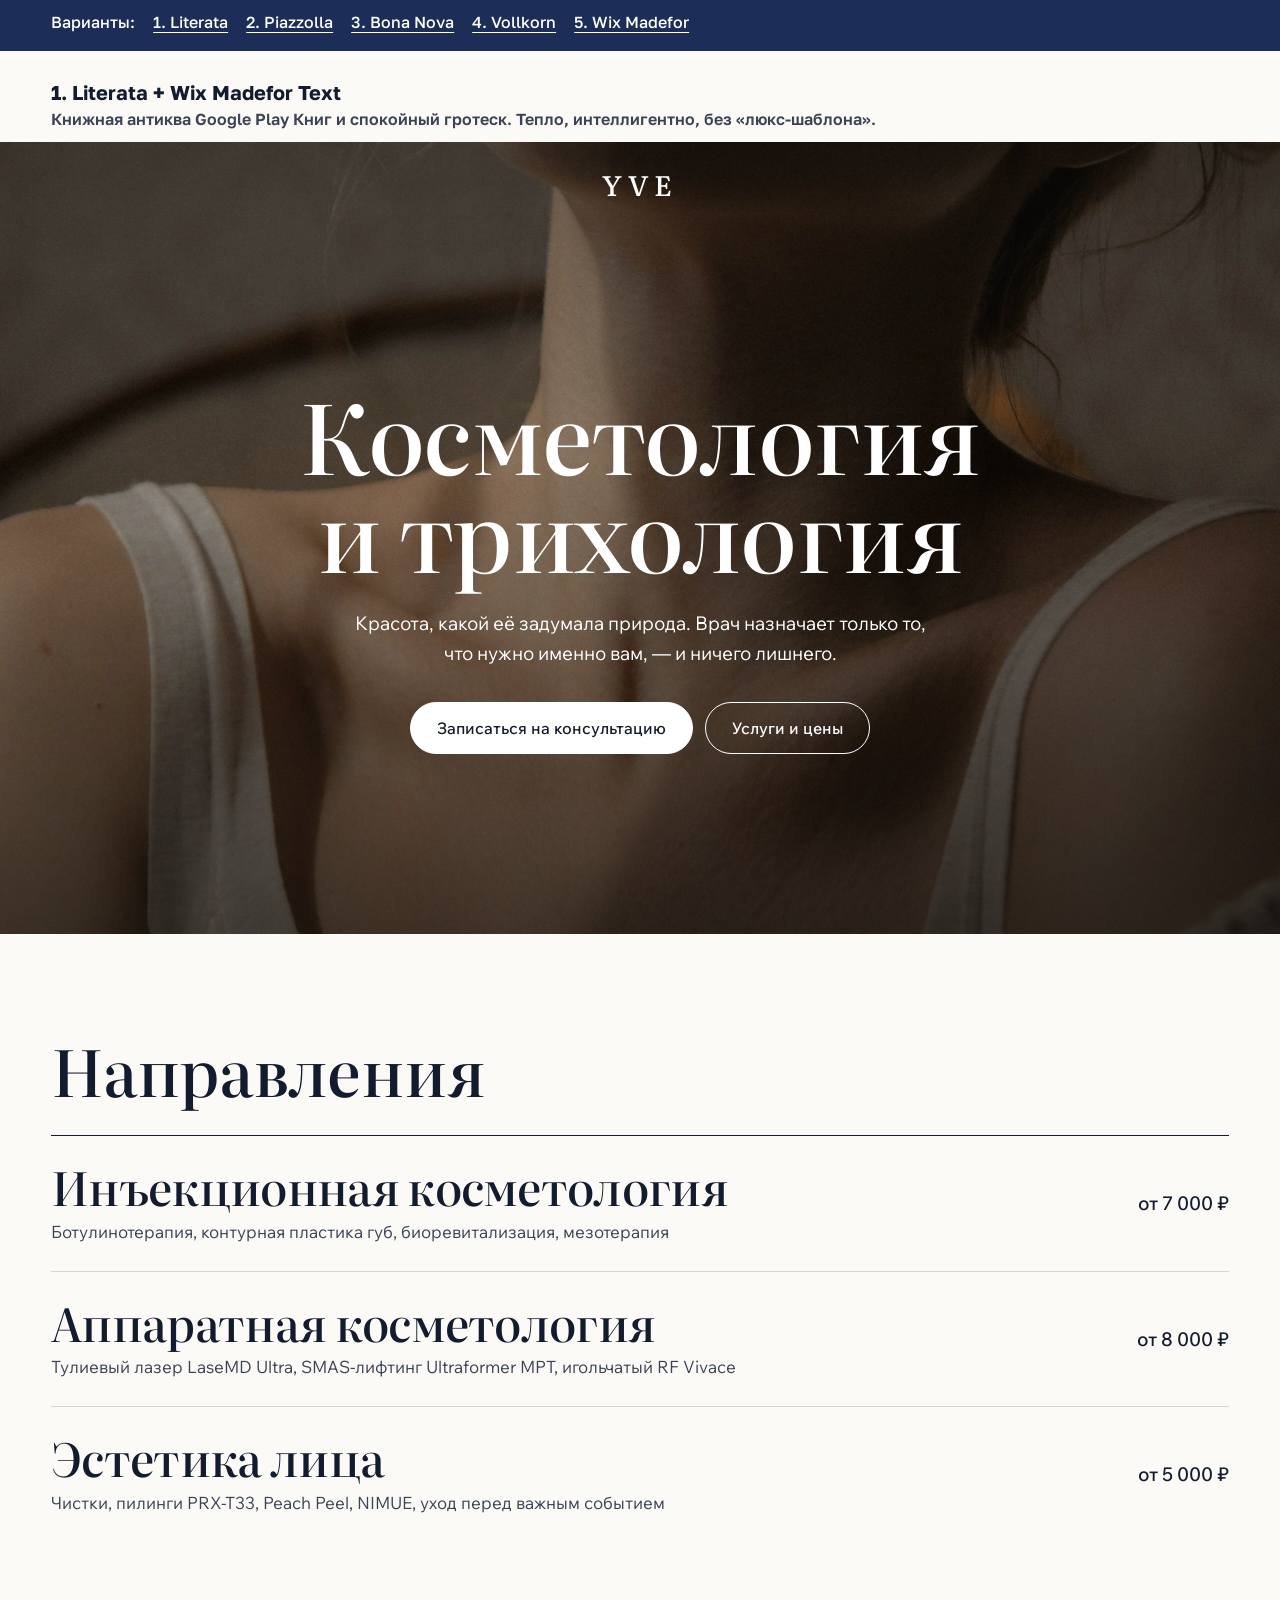
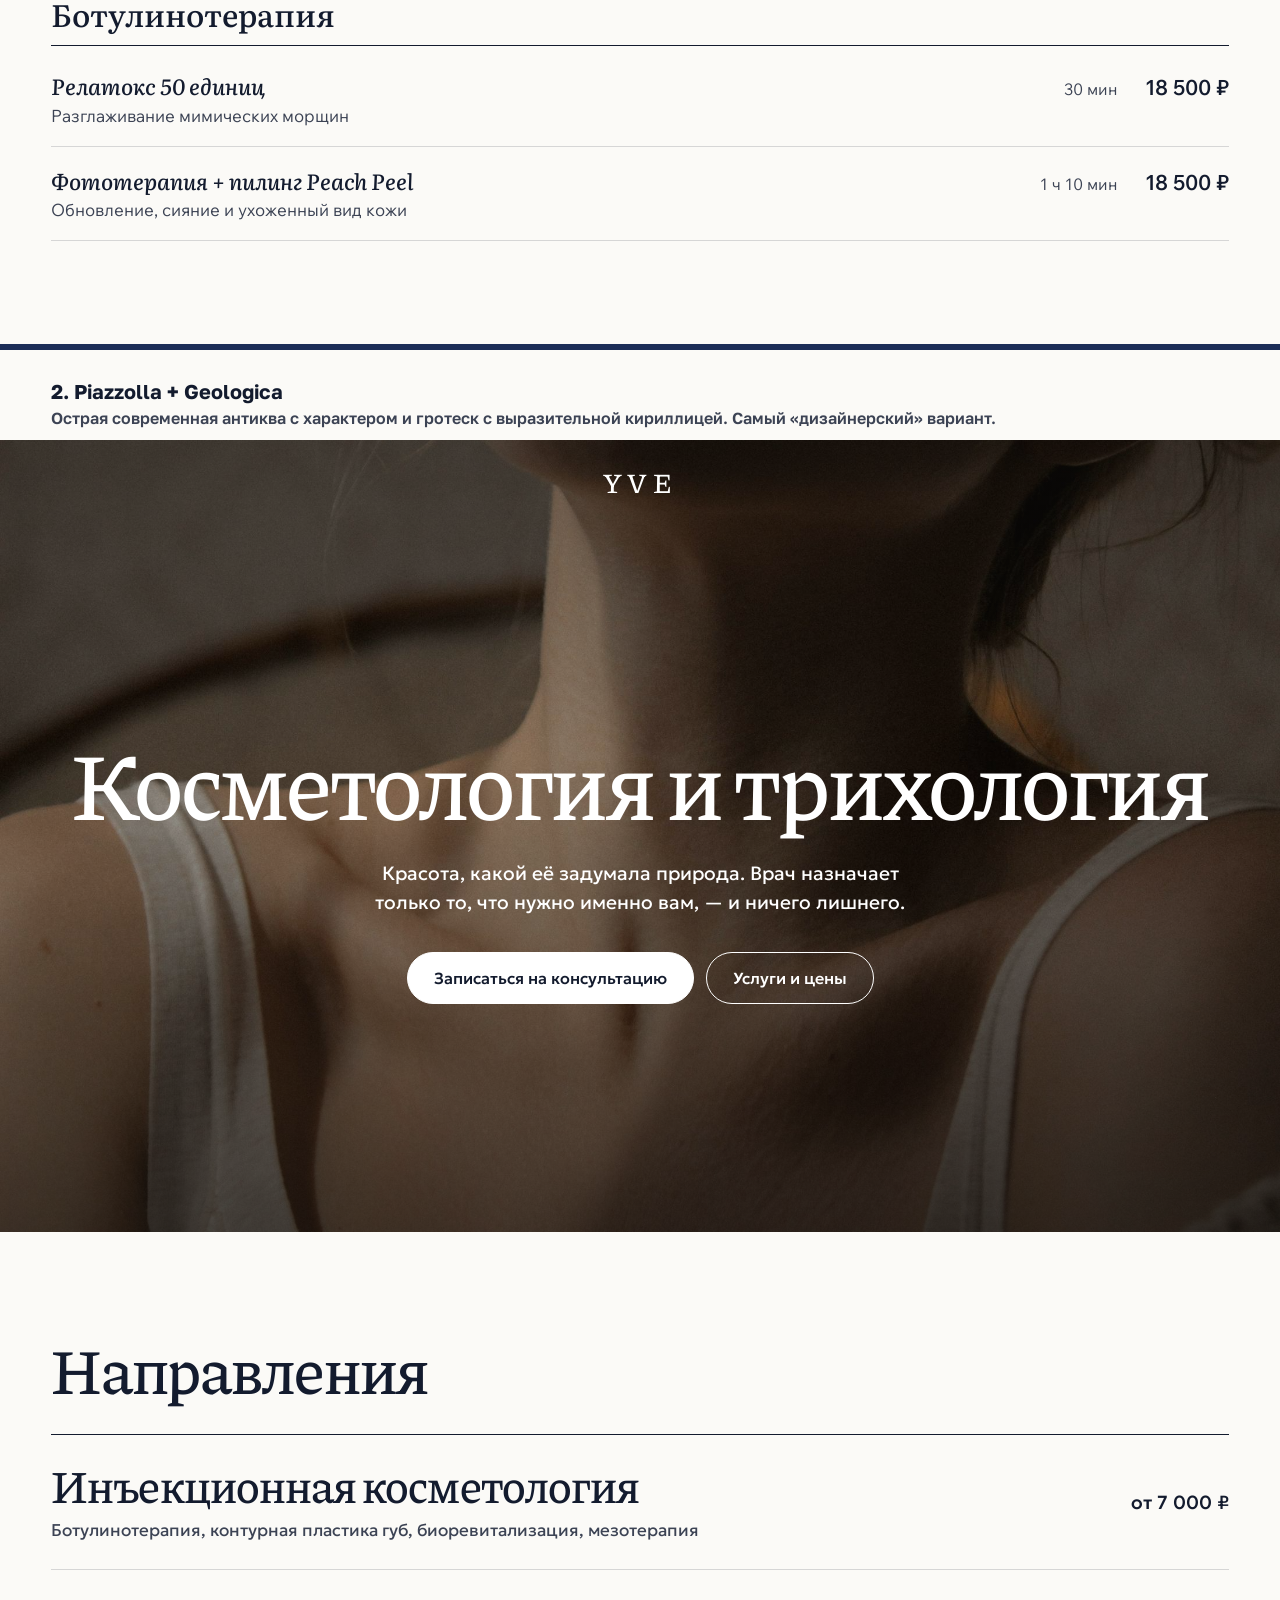
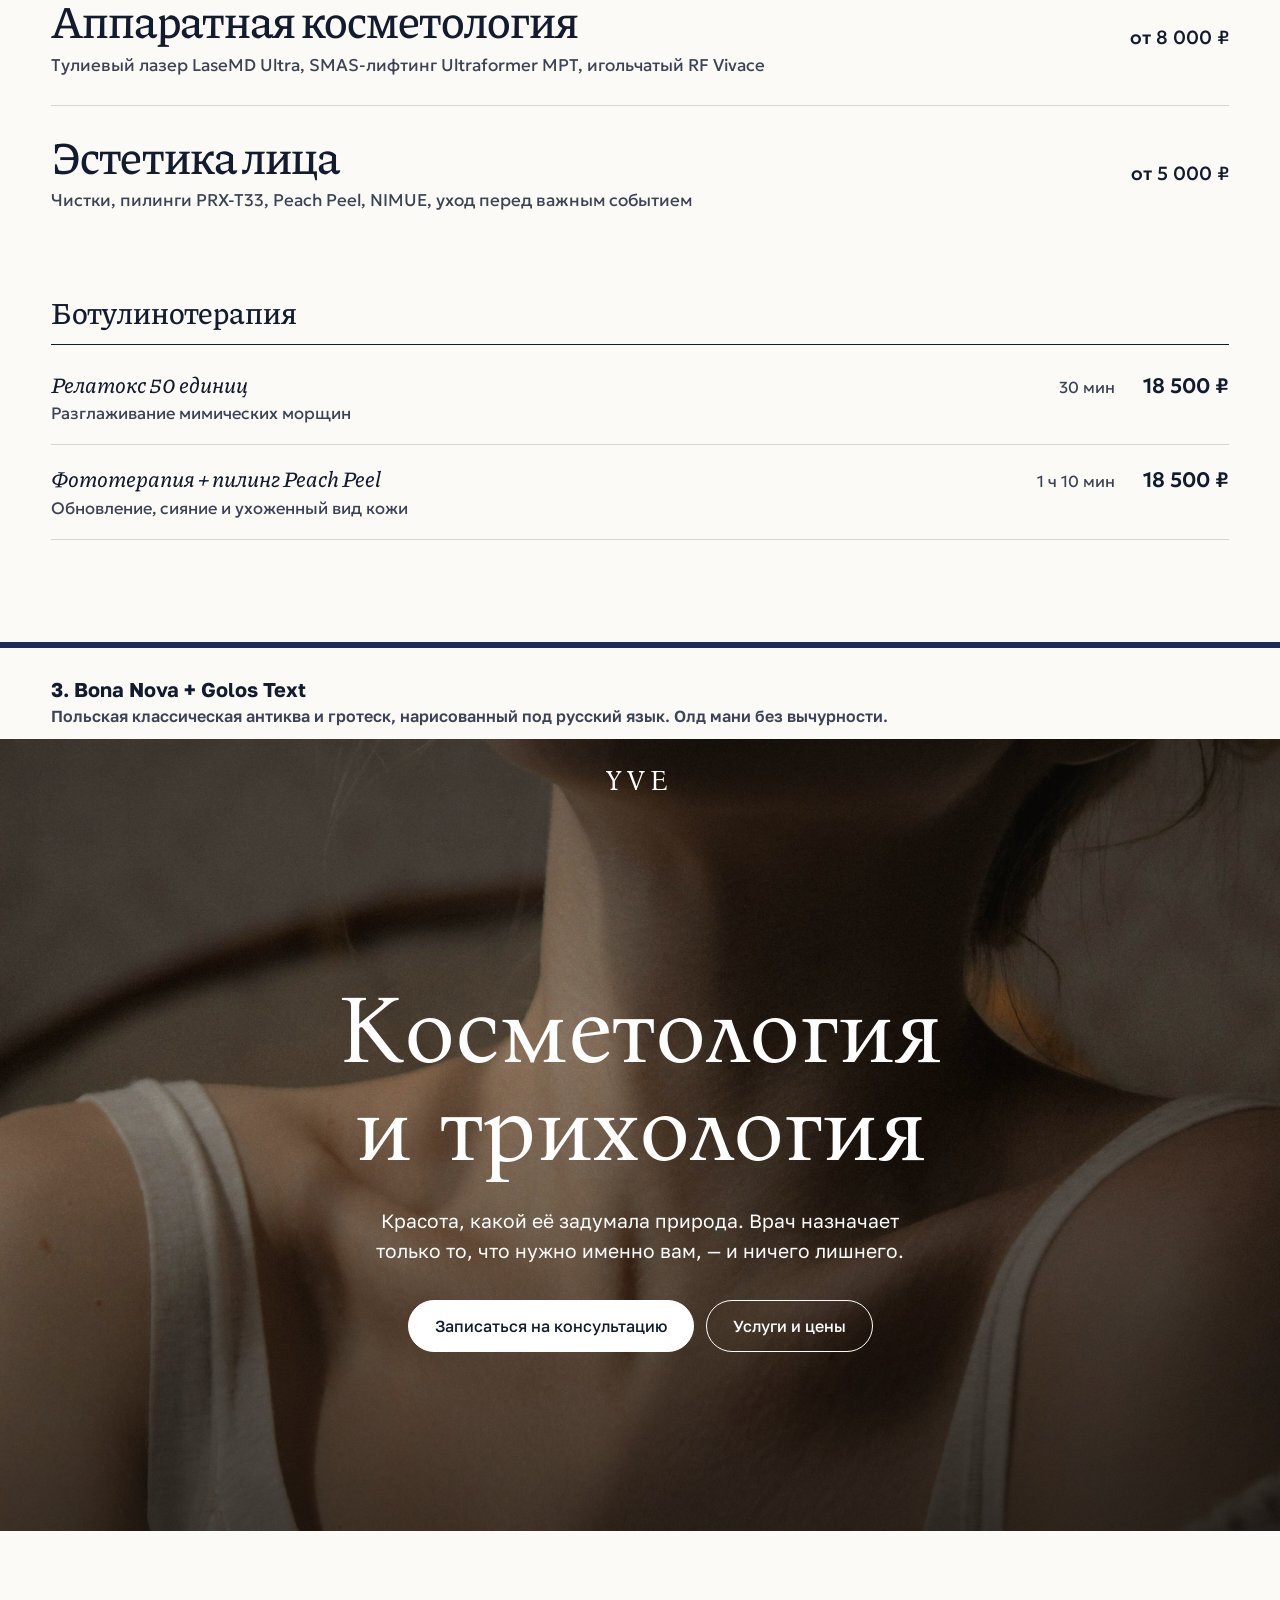
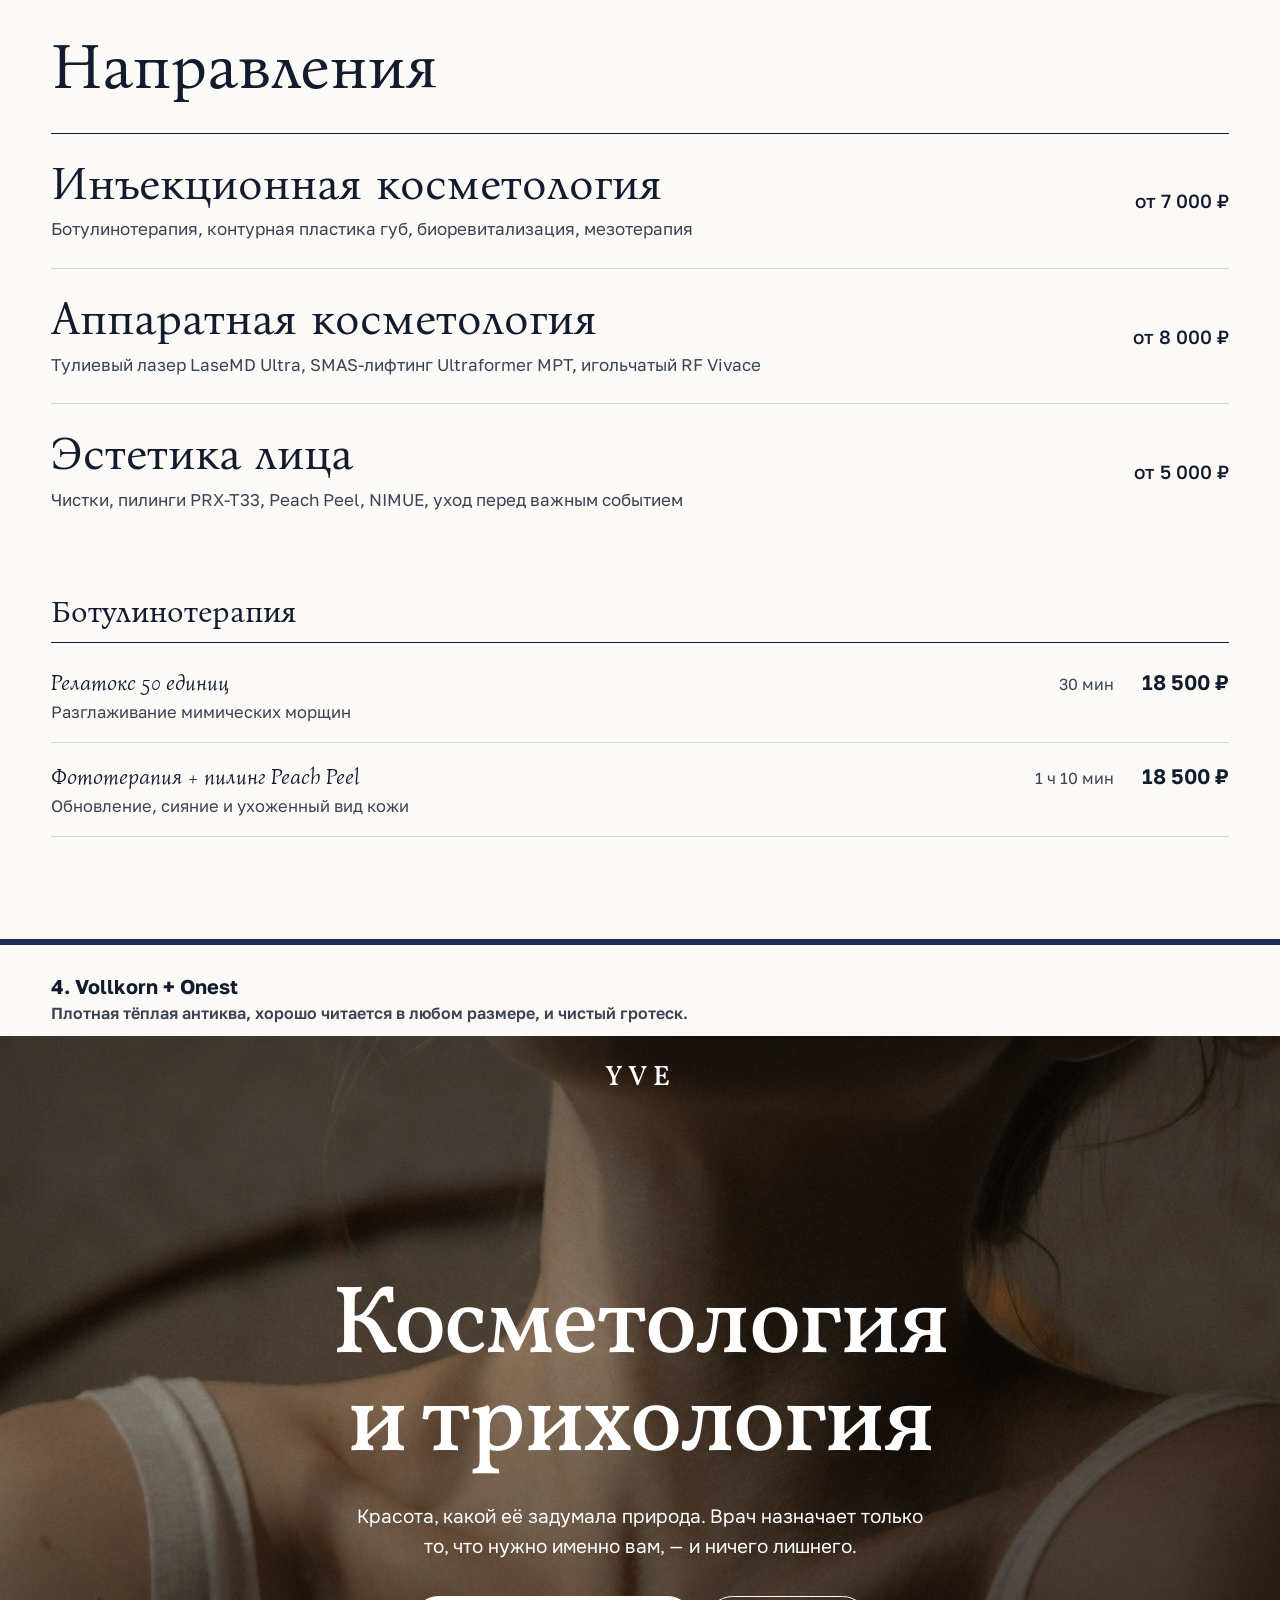
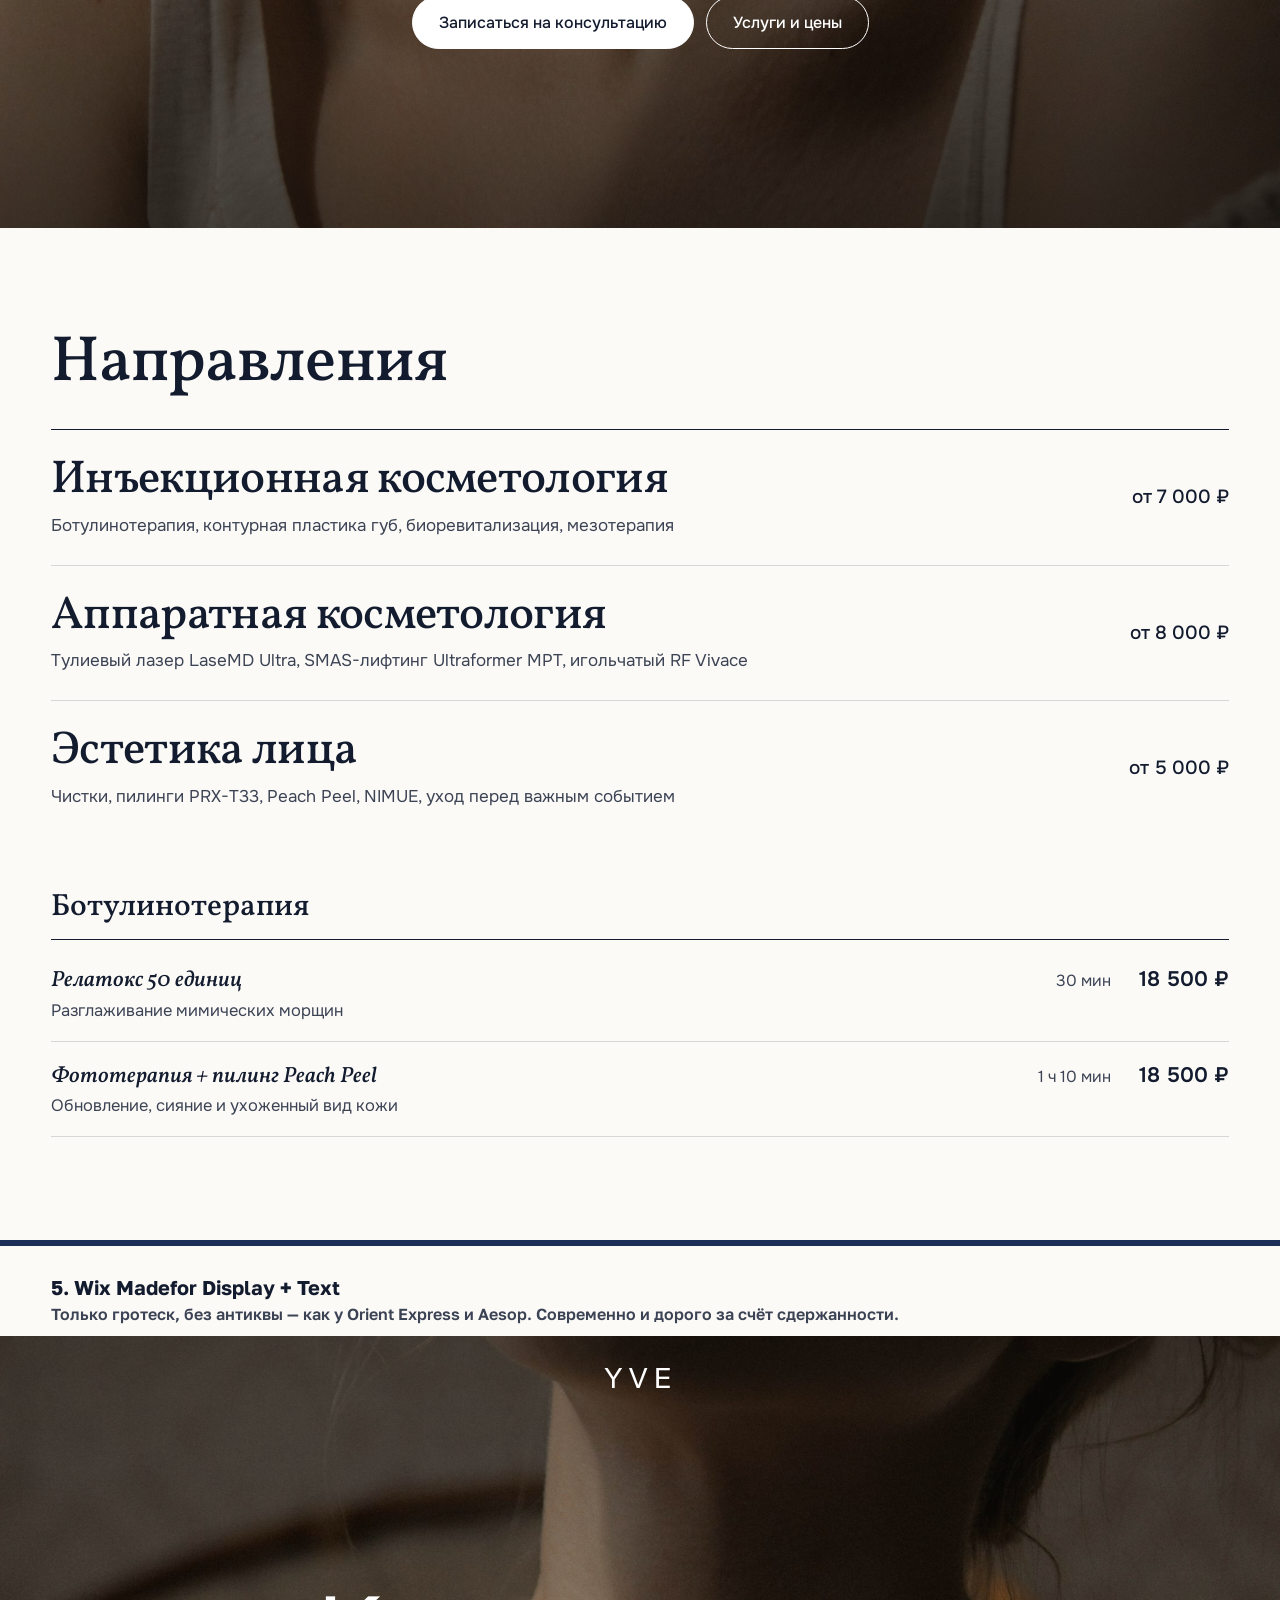
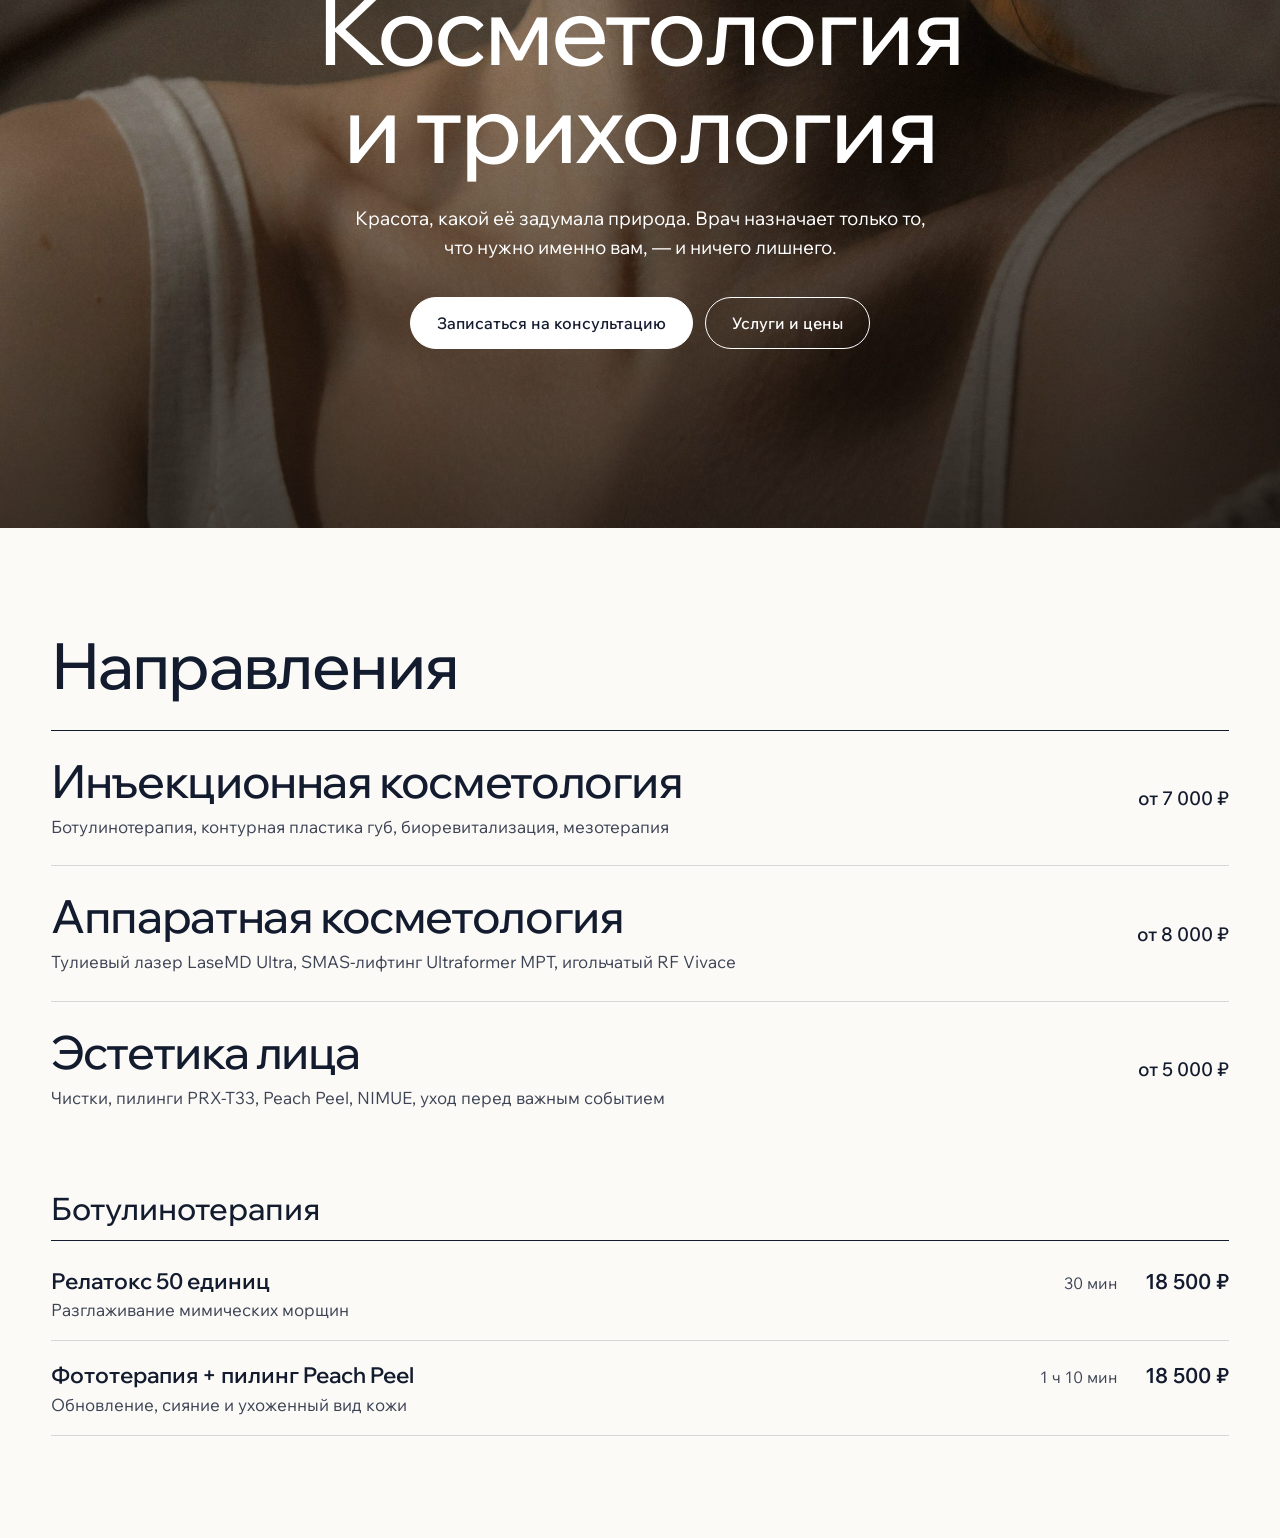
<file: site/shrifty.html>
<!doctype html>
<html lang="ru">
<head>
<meta charset="utf-8">
<meta name="viewport" content="width=device-width, initial-scale=1">
<meta name="robots" content="noindex, nofollow">
<title>YVE — шрифты на выбор</title>
<link rel="icon" href="assets/favicon.svg" type="image/svg+xml">
<link rel="preconnect" href="https://fonts.googleapis.com">
<link rel="preconnect" href="https://fonts.gstatic.com" crossorigin>
<link rel="stylesheet" href="https://fonts.googleapis.com/css2?family=Literata:ital,opsz,wght@0,7..72,400..600;1,7..72,400..600&family=Wix+Madefor+Text:wght@400..600&family=Wix+Madefor+Display:wght@400..600&family=Piazzolla:ital,opsz,wght@0,8..30,400..600;1,8..30,400..600&family=Geologica:wght@400..600&family=Bona+Nova:ital,wght@0,400;0,700;1,400&family=Golos+Text:wght@400..600&family=Vollkorn:ital,wght@0,400..600;1,400..600&family=Onest:wght@400..600&display=swap">
<style>
/* Образец шрифтов: один и тот же первый экран и «Направления» в пяти бесплатных сочетаниях. Палитра — версия 6. */
:root { --paper: #fbfaf7; --ink: #131b2e; --muted: #3c4354; --line: rgba(19, 27, 46, .16); --navy: #1c2d57; }
* { box-sizing: border-box; }
body { margin: 0; background: var(--paper); color: var(--ink); }
.jump { position: sticky; top: 0; z-index: 10; display: flex; flex-wrap: wrap; gap: 6px 18px; align-items: center; padding: 12px max(16px, 4vw); background: var(--navy); color: #fff; font: 500 16px/1.3 'Golos Text', Arial, sans-serif; }
.jump a { color: #fff; text-underline-offset: .25em; }
.v { font-family: var(--t); font-weight: var(--tw, 400); scroll-margin-top: 48px; }
.label { padding: 28px max(16px, 4vw) 12px; font: 600 16px/1.3 'Golos Text', Arial, sans-serif; color: var(--muted); border-top: 6px solid var(--navy); }
.label b { color: var(--ink); font-size: 20px; display: block; margin-bottom: 4px; }
.hero { position: relative; isolation: isolate; min-height: 88svh; display: grid; place-items: center; padding: 120px max(16px, 4vw) 56px; color: #fff; text-align: center; overflow: hidden; }
.hero::before { content: ''; position: absolute; inset: 0; z-index: -2; background: #2a2420 url(img/hero.jpg) center 38% / cover; }
.hero::after { content: ''; position: absolute; inset: 0; z-index: -1; background: linear-gradient(180deg, rgba(20, 16, 13, .45), rgba(20, 16, 13, .25) 40%, rgba(20, 16, 13, .7)); }
.hero .logo { position: absolute; top: 28px; left: 50%; translate: -50% 0; font: var(--dw, 500) 28px/1 var(--d); letter-spacing: .2em; margin-right: -.2em; }
.hero h1 { margin: 0; font: var(--dw, 500) clamp(46px, 8vw, 96px)/1.02 var(--d); letter-spacing: var(--dt, -.015em); text-wrap: balance; }
.hero p { max-width: 30em; margin: 28px auto 0; font-size: clamp(18px, 1.5vw, 20px); line-height: 1.55; text-wrap: pretty; }
.acts { display: flex; flex-wrap: wrap; gap: 12px; justify-content: center; margin-top: 34px; }
.acts span { padding: 15px 26px; border-radius: 999px; border: 1.5px solid #fff; font-weight: 500; font-size: 16px; }
.acts span:first-child { background: #fff; color: var(--ink); }
.dirs { padding: clamp(56px, 8vw, 110px) max(16px, 4vw); max-width: 1360px; margin: 0 auto; }
.dirs h2 { margin: 0 0 32px; font: var(--dw, 500) clamp(40px, 5vw, 66px)/1.05 var(--d); letter-spacing: var(--dt, -.015em); }
.row { display: grid; grid-template-columns: minmax(0, 1fr) auto; gap: 8px 32px; align-items: center; padding: 26px 0; border-top: 1px solid var(--line); }
.row:first-of-type { border-top: 1px solid var(--ink); }
.row h3 { margin: 0; font: var(--dw, 500) clamp(30px, 3.6vw, 52px)/1.06 var(--d); letter-spacing: var(--dt, -.015em); }
.row p { margin: 0; grid-column: 1; font-size: 17px; line-height: 1.5; color: var(--muted); }
.row b { grid-column: 2; grid-row: 1 / span 2; font-weight: 500; font-size: 19px; white-space: nowrap; }
.svc { display: grid; grid-template-columns: minmax(0, 1fr) auto auto; gap: 4px 28px; align-items: baseline; padding: 20px 0; border-bottom: 1px solid var(--line); }
.svc h4 { margin: 0; font: var(--sstyle, normal) var(--sw, 500) 22px/1.3 var(--s, var(--d)); }
.svc p { grid-column: 1; margin: 0; font-size: 16.5px; color: var(--muted); }
.svc span { color: var(--muted); font-size: 16px; }
.svc b { font-weight: 600; font-size: 21px; }
.cat { margin-top: 56px; }
.cat h3 { margin: 0 0 6px; font: var(--dw, 500) clamp(26px, 2.4vw, 34px)/1.1 var(--d); padding-bottom: 14px; border-bottom: 1.5px solid var(--ink); }
@media (max-width: 640px) { .svc { grid-template-columns: 1fr auto; } .svc span { grid-column: 1; } .svc b { grid-column: 2; grid-row: 1; } }

/* Пять сочетаний: --d заголовки, --t текст, --s названия процедур */
.a { --d: 'Literata', Georgia, serif; --dw: 500; --t: 'Wix Madefor Text', Arial, sans-serif; --s: 'Literata', serif; --sstyle: italic; }
.a .hero h1, .a .dirs h2, .a .row h3 { font-variation-settings: 'opsz' 72; }
.b { --d: 'Piazzolla', Georgia, serif; --dw: 500; --dt: -.02em; --t: 'Geologica', Arial, sans-serif; --s: 'Piazzolla', serif; --sstyle: italic; }
.c { --d: 'Bona Nova', Georgia, serif; --dw: 400; --dt: 0; --t: 'Golos Text', Arial, sans-serif; --s: 'Bona Nova', serif; --sstyle: italic; --sw: 400; }
.d { --d: 'Vollkorn', Georgia, serif; --dw: 500; --t: 'Onest', Arial, sans-serif; --s: 'Vollkorn', serif; --sstyle: italic; }
.e { --d: 'Wix Madefor Display', Arial, sans-serif; --dw: 500; --dt: -.03em; --t: 'Wix Madefor Text', Arial, sans-serif; --s: 'Wix Madefor Display', sans-serif; --sw: 600; }
</style>
</head>
<body>
<nav class="jump" aria-label="Варианты">Варианты: <a href="#a">1. Literata</a> <a href="#b">2. Piazzolla</a> <a href="#c">3. Bona Nova</a> <a href="#d">4. Vollkorn</a> <a href="#e">5. Wix Madefor</a></nav>
<main id="list"></main>
<script>
const V = [
  ['a', 'Literata + Wix Madefor Text', 'Книжная антиква Google Play Книг и спокойный гротеск. Тепло, интеллигентно, без «люкс-шаблона».'],
  ['b', 'Piazzolla + Geologica', 'Острая современная антиква с характером и гротеск с выразительной кириллицей. Самый «дизайнерский» вариант.'],
  ['c', 'Bona Nova + Golos Text', 'Польская классическая антиква и гротеск, нарисованный под русский язык. Олд мани без вычурности.'],
  ['d', 'Vollkorn + Onest', 'Плотная тёплая антиква, хорошо читается в любом размере, и чистый гротеск.'],
  ['e', 'Wix Madefor Display + Text', 'Только гротеск, без антиквы — как у Orient Express и Aesop. Современно и дорого за счёт сдержанности.'],
];
const DIRS = [
  ['Инъекционная косметология', 'Ботулинотерапия, контурная пластика губ, биоревитализация, мезотерапия', 'от 7 000 ₽'],
  ['Аппаратная косметология', 'Тулиевый лазер LaseMD Ultra, SMAS-лифтинг Ultraformer MPT, игольчатый RF Vivace', 'от 8 000 ₽'],
  ['Эстетика лица', 'Чистки, пилинги PRX-T33, Peach Peel, NIMUE, уход перед важным событием', 'от 5 000 ₽'],
];
document.getElementById('list').innerHTML = V.map(([k, name, note], i) => `
  <section class="v ${k}" id="${k}" aria-labelledby="h-${k}">
    <div class="label"><b id="h-${k}">${i + 1}. ${name}</b>${note}</div>
    <div class="hero">
      <div class="logo">YVE</div>
      <div>
        <h1>Косметология и трихология</h1>
        <p>Красота, какой её задумала природа. Врач назначает только то, что нужно именно вам, — и ничего лишнего.</p>
        <div class="acts"><span>Записаться на консультацию</span><span>Услуги и цены</span></div>
      </div>
    </div>
    <div class="dirs">
      <h2>Направления</h2>
      ${DIRS.map(([t, d, p]) => `<div class="row"><h3>${t}</h3><p>${d}</p><b>${p}</b></div>`).join('')}
      <div class="cat">
        <h3>Ботулинотерапия</h3>
        <div class="svc"><h4>Релатокс 50 единиц</h4><span>30 мин</span><b>18 500 ₽</b><p>Разглаживание мимических морщин</p></div>
        <div class="svc"><h4>Фототерапия + пилинг Peach Peel</h4><span>1 ч 10 мин</span><b>18 500 ₽</b><p>Обновление, сияние и ухоженный вид кожи</p></div>
      </div>
    </div>
  </section>`).join('');
</script>
</body>
</html>
</file>
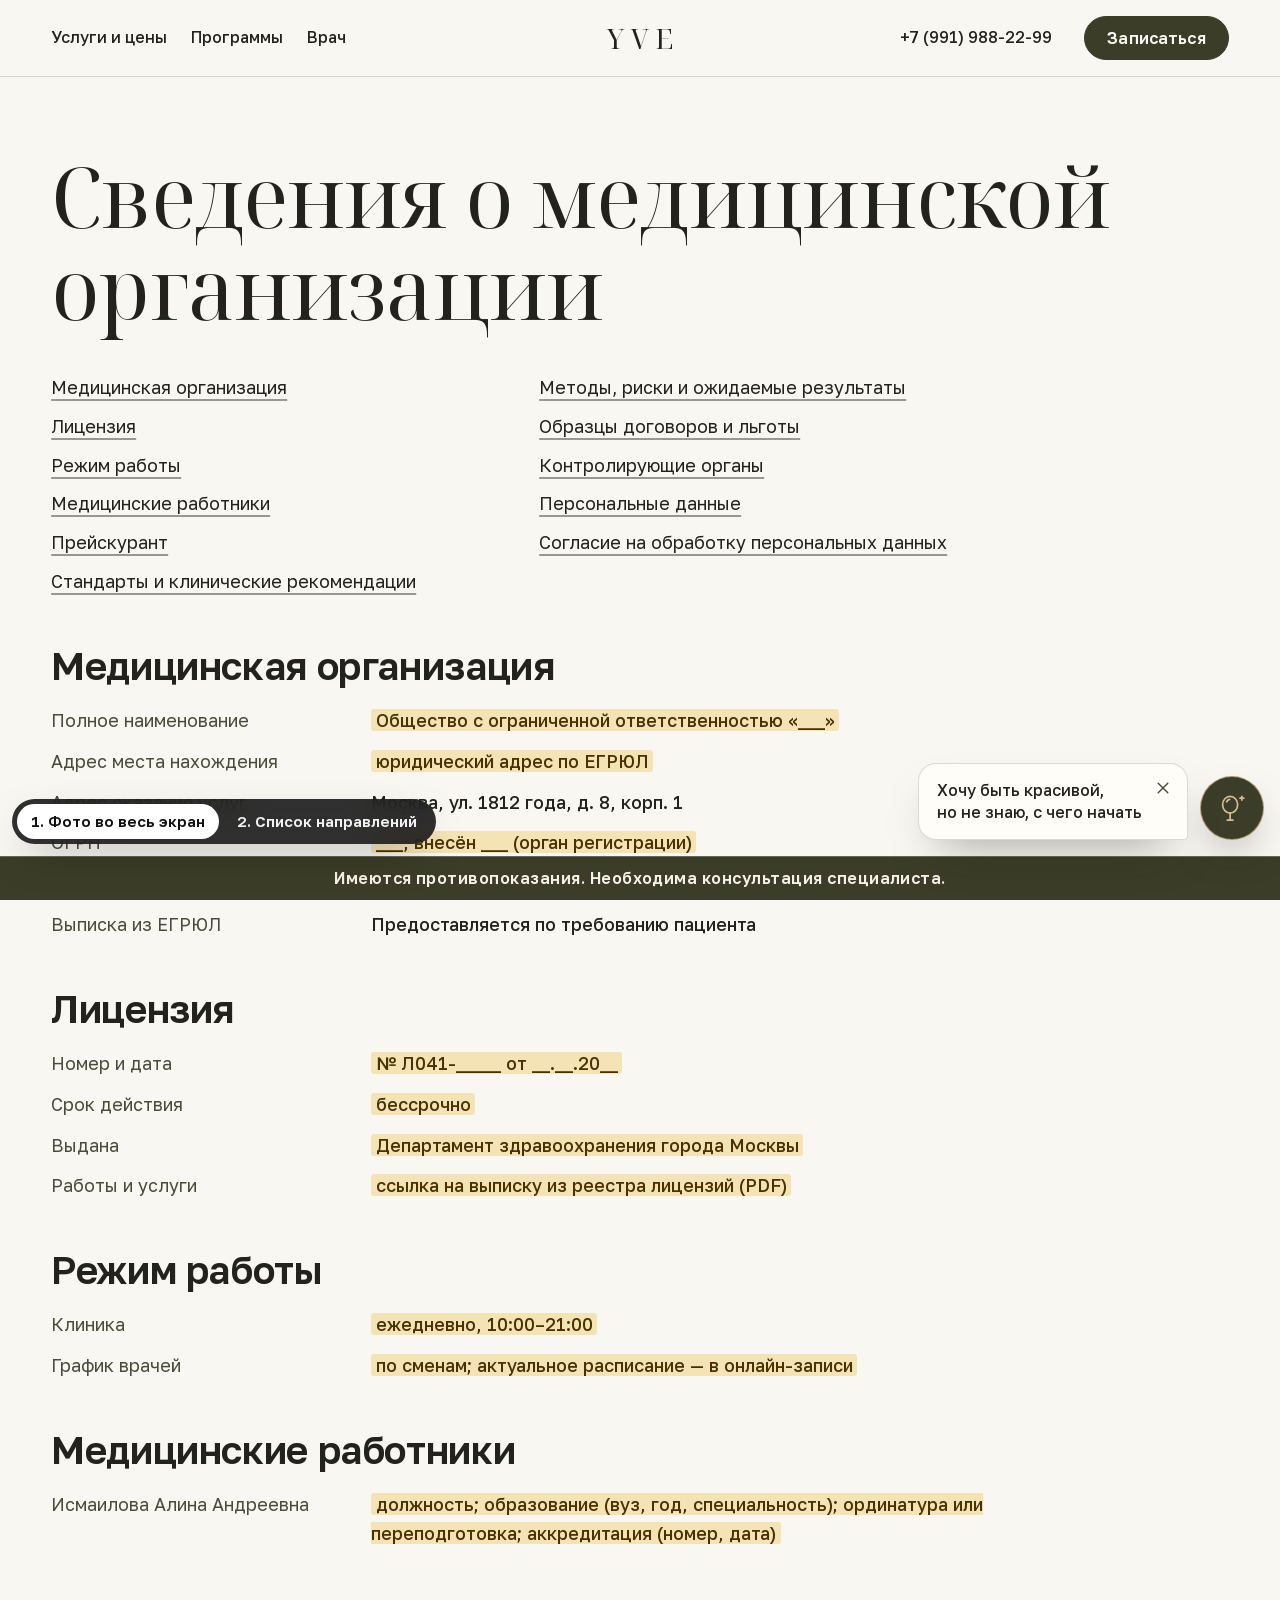
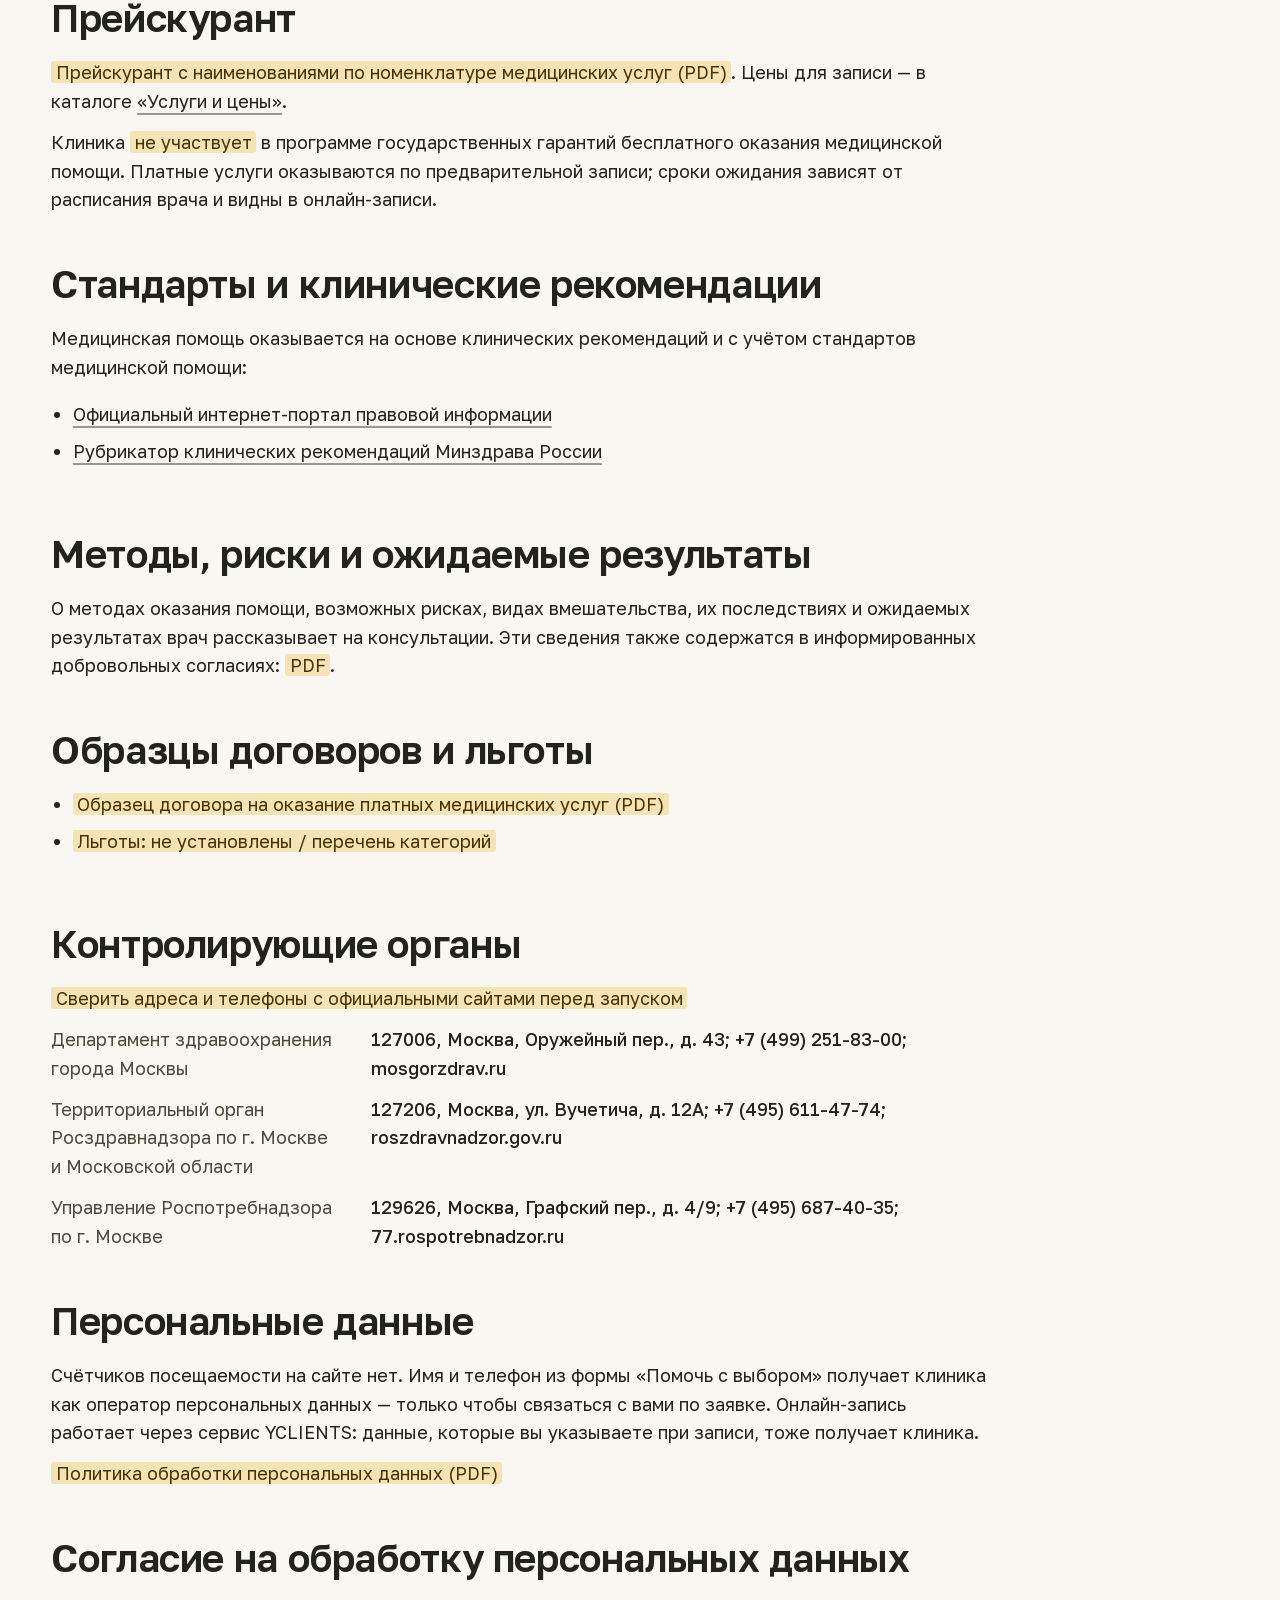
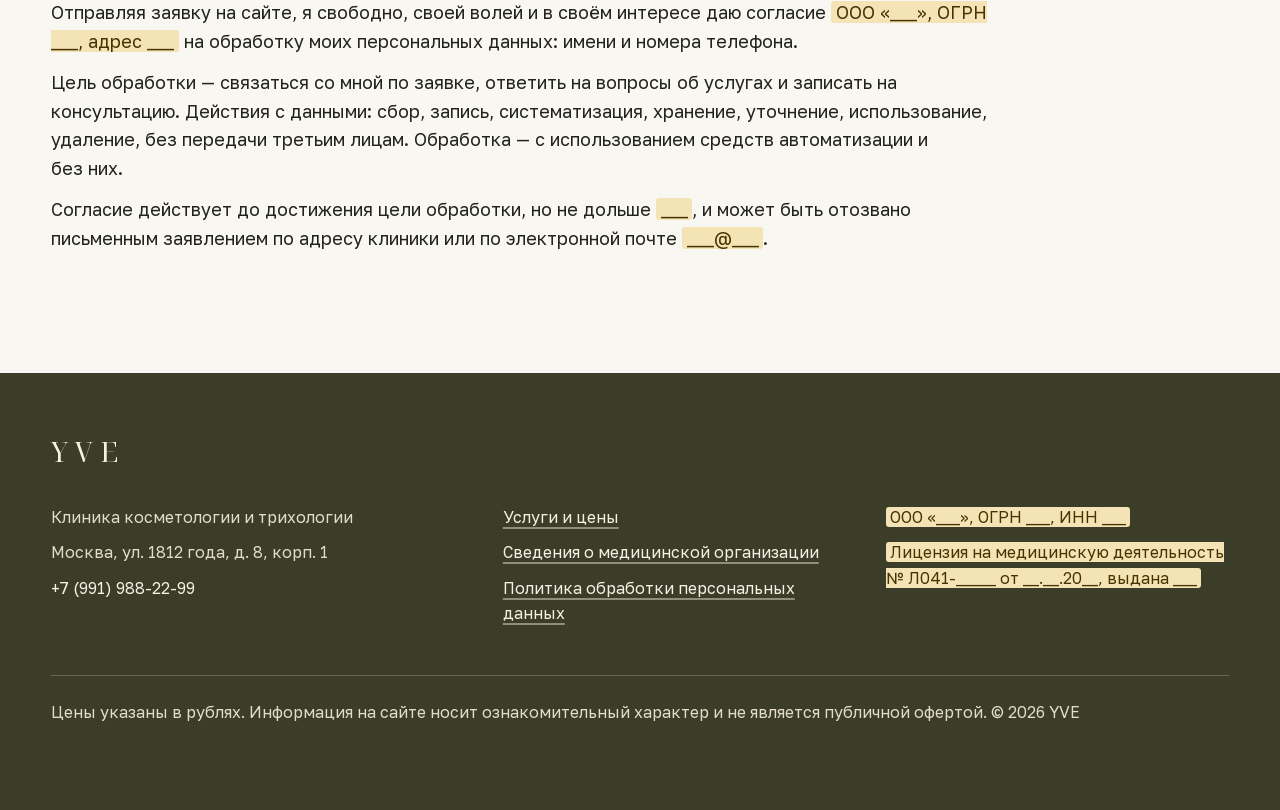
<file: site/svedeniya.html>
<!doctype html>
<html lang="ru">
<head>
<meta charset="utf-8">
<meta name="viewport" content="width=device-width, initial-scale=1, viewport-fit=cover">
<meta name="robots" content="noindex, nofollow"><!-- черновик на GitHub Pages: убрать при запуске на домене клиники -->
<title>Сведения о медицинской организации — клиника YVE</title>
<meta name="description" content="Реквизиты, лицензия, медицинские работники, прейскурант, образцы договоров и другие сведения клиники YVE.">
<script src="assets/theme.js"></script>
<link rel="icon" href="assets/favicon.svg" type="image/svg+xml">
<link rel="stylesheet" href="assets/style.css">
</head>
<body>
<a class="skip" href="#main">К содержимому</a>

<header class="header">
  <div class="wrap">
    <a class="logo" href="./" aria-label="YVE, на главную"><b>YVE</b><small>клиника косметологии и трихологии</small></a>
    <nav class="nav" aria-label="Разделы">
      <a href="uslugi.html">Услуги и цены</a>
      <a href="./#kompleksy">Программы</a>
      <a href="./#vrach">Врач</a>
      <a href="./#vizit">Первый визит</a>
      <a href="./#kontakty">Контакты</a>
    </nav>
    <details class="menu">
      <summary>Меню</summary>
      <div class="menu-panel">
        <a href="uslugi.html">Услуги и цены</a>
        <a href="./#kompleksy">Программы</a>
        <a href="./#vrach">Врач</a>
        <a href="./#vizit">Первый визит</a>
        <a href="./#kontakty">Контакты</a>
        <a href="" data-phone><span class="todo">+7 (___) ___-__-__</span></a>
      </div>
    </details>
    <a class="h-phone" href="" data-phone><span class="todo">+7 (___) ___-__-__</span></a>
    <a class="btn" href="https://n1676841.yclients.ru/company/1501872/personal/menu?o=" data-book>Записаться</a>
  </div>
</header>

<!-- Состав раздела — п. 12–18 Правил предоставления платных медицинских услуг (ПП РФ от 11.05.2023 № 736) -->
<main id="main" class="wrap">
  <div class="page-head">
    <h1>Сведения о медицинской организации</h1>
  </div>
  <div class="doc">
    <nav class="toc" aria-label="Разделы страницы"><ul><li><a class="link" href="#organizaciya">Медицинская организация</a></li><li><a class="link" href="#licenziya">Лицензия</a></li><li><a class="link" href="#rezhim">Режим работы</a></li><li><a class="link" href="#vrachi">Медицинские работники</a></li><li><a class="link" href="#preyskurant">Прейскурант</a></li><li><a class="link" href="#standarty">Стандарты и клинические рекомендации</a></li><li><a class="link" href="#metody">Методы, риски и ожидаемые результаты</a></li><li><a class="link" href="#dogovor">Образцы договоров и льготы</a></li><li><a class="link" href="#kontrol">Контролирующие органы</a></li><li><a class="link" href="#personalnye-dannye">Персональные данные</a></li><li><a class="link" href="#soglasie">Согласие на обработку персональных данных</a></li></ul></nav>
    <section id="organizaciya">
      <h2>Медицинская организация</h2>
      <dl>
        <dt>Полное наименование</dt><dd><span class="todo">Общество с ограниченной ответственностью «___»</span></dd>
        <dt>Адрес места нахождения</dt><dd><span class="todo">юридический адрес по ЕГРЮЛ</span></dd>
        <dt>Адрес оказания услуг</dt><dd>Москва, ул. 1812 года, д. 8, корп. 1</dd>
        <dt>ОГРН</dt><dd><span class="todo">___, внесён ___ (орган регистрации)</span></dd>
        <dt>ИНН</dt><dd><span class="todo">___</span></dd>
        <dt>Выписка из ЕГРЮЛ</dt><dd>Предоставляется по требованию пациента</dd>
      </dl>
    </section>

    <section id="licenziya">
      <h2>Лицензия</h2>
      <dl>
        <dt>Номер и дата</dt><dd><span class="todo">№ Л041-_____ от __.__.20__</span></dd>
        <dt>Срок действия</dt><dd><span class="todo">бессрочно</span></dd>
        <dt>Выдана</dt><dd><span class="todo">Департамент здравоохранения города Москвы</span></dd>
        <dt>Работы и услуги</dt><dd><span class="todo">ссылка на выписку из реестра лицензий (PDF)</span></dd>
      </dl>
    </section>

    <section id="rezhim">
      <h2>Режим работы</h2>
      <dl>
        <dt>Клиника</dt><dd><span class="todo">ежедневно, 10:00–21:00</span></dd>
        <dt>График врачей</dt><dd><span class="todo">по сменам; актуальное расписание — в онлайн-записи</span></dd>
      </dl>
    </section>

    <section id="vrachi">
      <h2>Медицинские работники</h2>
      <dl>
        <dt>Исмаилова Алина Андреевна</dt><dd><span class="todo">должность; образование (вуз, год, специальность); ординатура или переподготовка; аккредитация (номер, дата)</span></dd>
      </dl>
    </section>

    <section id="preyskurant">
      <h2>Прейскурант</h2>
      <p><span class="todo">Прейскурант с наименованиями по номенклатуре медицинских услуг (PDF)</span>. Цены для записи — в каталоге <a class="link" href="uslugi.html">«Услуги и цены»</a>.</p>
      <p style="margin-top:12px">Клиника <span class="todo">не участвует</span> в программе государственных гарантий бесплатного оказания медицинской помощи. Платные услуги оказываются по предварительной записи; сроки ожидания зависят от расписания врача и видны в онлайн-записи.</p>
    </section>

    <section id="standarty">
      <h2>Стандарты и клинические рекомендации</h2>
      <p>Медицинская помощь оказывается на основе клинических рекомендаций и с учётом стандартов медицинской помощи:</p>
      <ul>
        <li><a class="link" href="http://pravo.gov.ru" target="_blank" rel="noopener">Официальный интернет-портал правовой информации</a></li>
        <li><a class="link" href="https://cr.minzdrav.gov.ru" target="_blank" rel="noopener">Рубрикатор клинических рекомендаций Минздрава России</a></li>
      </ul>
    </section>

    <section id="metody">
      <h2>Методы, риски и ожидаемые результаты</h2>
      <p>О методах оказания помощи, возможных рисках, видах вмешательства, их последствиях и ожидаемых результатах врач рассказывает на консультации. Эти сведения также содержатся в информированных добровольных согласиях: <span class="todo">PDF</span>.</p>
    </section>

    <section id="dogovor">
      <h2>Образцы договоров и льготы</h2>
      <ul>
        <li><span class="todo">Образец договора на оказание платных медицинских услуг (PDF)</span></li>
        <li><span class="todo">Льготы: не установлены / перечень категорий</span></li>
      </ul>
    </section>

    <section id="kontrol">
      <h2>Контролирующие органы</h2>
      <p style="margin-bottom:12px"><span class="todo">Сверить адреса и телефоны с официальными сайтами перед запуском</span></p>
      <dl>
        <dt>Департамент здравоохранения города Москвы</dt><dd>127006, Москва, Оружейный пер., д. 43; +7 (499) 251-83-00; mosgorzdrav.ru</dd>
        <dt>Территориальный орган Росздравнадзора по г. Москве и Московской области</dt><dd>127206, Москва, ул. Вучетича, д. 12А; +7 (495) 611-47-74; roszdravnadzor.gov.ru</dd>
        <dt>Управление Роспотребнадзора по г. Москве</dt><dd>129626, Москва, Графский пер., д. 4/9; +7 (495) 687-40-35; 77.rospotrebnadzor.ru</dd>
      </dl>
    </section>

    <section id="personalnye-dannye">
      <h2>Персональные данные</h2>
      <p>Счётчиков посещаемости на сайте нет. Имя и телефон из формы «Помочь с выбором» получает клиника как оператор персональных данных — только чтобы связаться с вами по заявке. Онлайн-запись работает через сервис YCLIENTS: данные, которые вы указываете при записи, тоже получает клиника.</p>
      <p style="margin-top:12px"><span class="todo">Политика обработки персональных данных (PDF)</span></p>
    </section>

    <section id="soglasie">
      <h2>Согласие на обработку персональных данных</h2>
      <p>Отправляя заявку на сайте, я свободно, своей волей и в своём интересе даю согласие <span class="todo">ООО «___», ОГРН ___, адрес ___</span> на обработку моих персональных данных: имени и номера телефона.</p>
      <p style="margin-top:12px">Цель обработки — связаться со мной по заявке, ответить на вопросы об услугах и записать на консультацию. Действия с данными: сбор, запись, систематизация, хранение, уточнение, использование, удаление, без передачи третьим лицам. Обработка — с использованием средств автоматизации и без них.</p>
      <p style="margin-top:12px">Согласие действует до достижения цели обработки, но не дольше <span class="todo">___</span>, и может быть отозвано письменным заявлением по адресу клиники или по электронной почте <span class="todo">___@___</span>.</p>
    </section>
  </div>
</main>

<footer class="footer">
  <div class="wrap">
    <a class="logo" href="./"><b>YVE</b></a>
    <div class="footer-grid">
      <div>
        <p>Клиника косметологии и трихологии</p>
        <p>Москва, ул. 1812 года, д. 8, корп. 1</p>
        <p><a href="" data-phone style="text-decoration:none"><span class="todo">+7 (___) ___-__-__</span></a></p>
      </div>
      <ul>
        <li><a class="link" href="uslugi.html">Услуги и цены</a></li>
        <li><a class="link" href="svedeniya.html">Сведения о медицинской организации</a></li>
        <li><a class="link" href="svedeniya.html#personalnye-dannye">Политика обработки персональных данных</a></li>
      </ul>
      <div>
        <p><span class="todo">ООО «___», ОГРН ___, ИНН ___</span></p>
        <p><span class="todo">Лицензия на медицинскую деятельность № Л041-_____ от __.__.20__, выдана ___</span></p>
      </div>
    </div>
    <p class="footer-legal">Цены указаны в рублях. Информация на сайте носит ознакомительный характер и не является публичной офертой. © 2026 YVE</p>
  </div>
</footer>

<p class="warning" role="note">Имеются противопоказания. Необходима консультация специалиста.</p>

<script src="assets/app.js"></script>
</body>
</html>
</file>
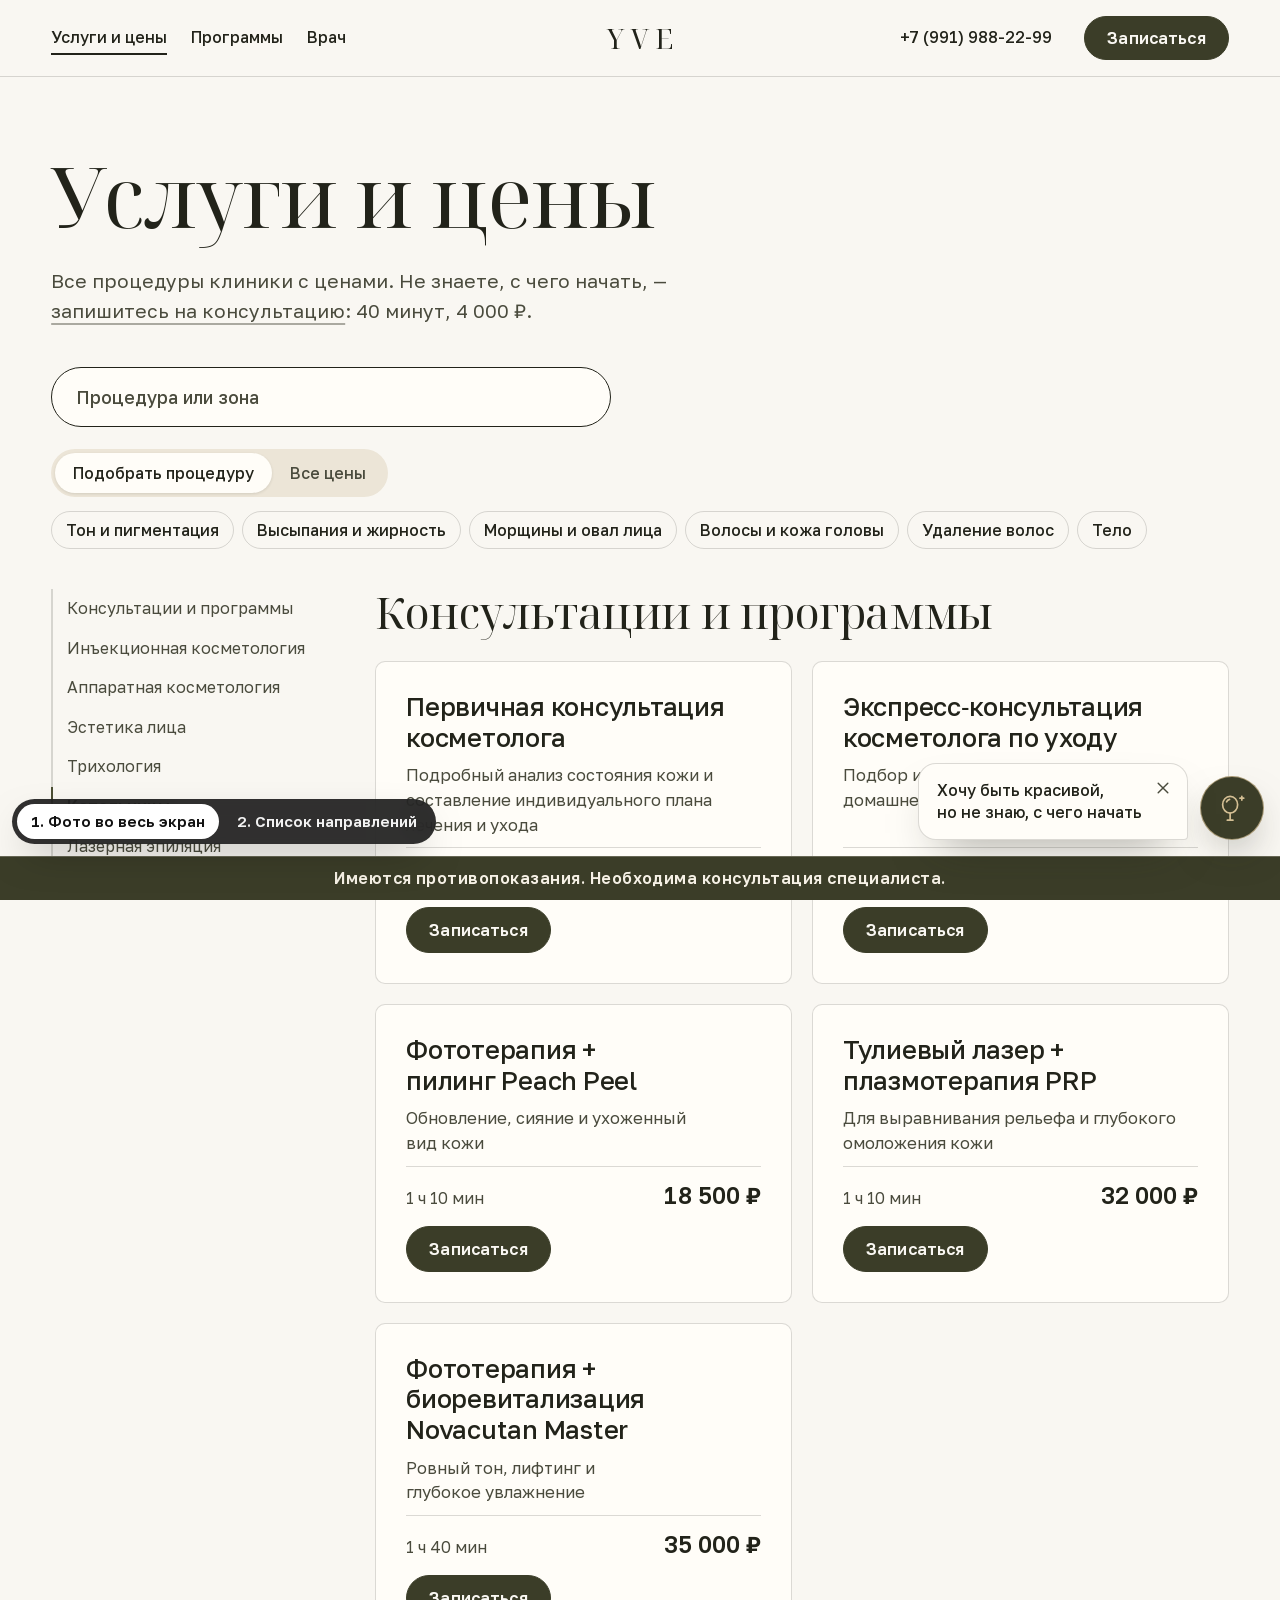
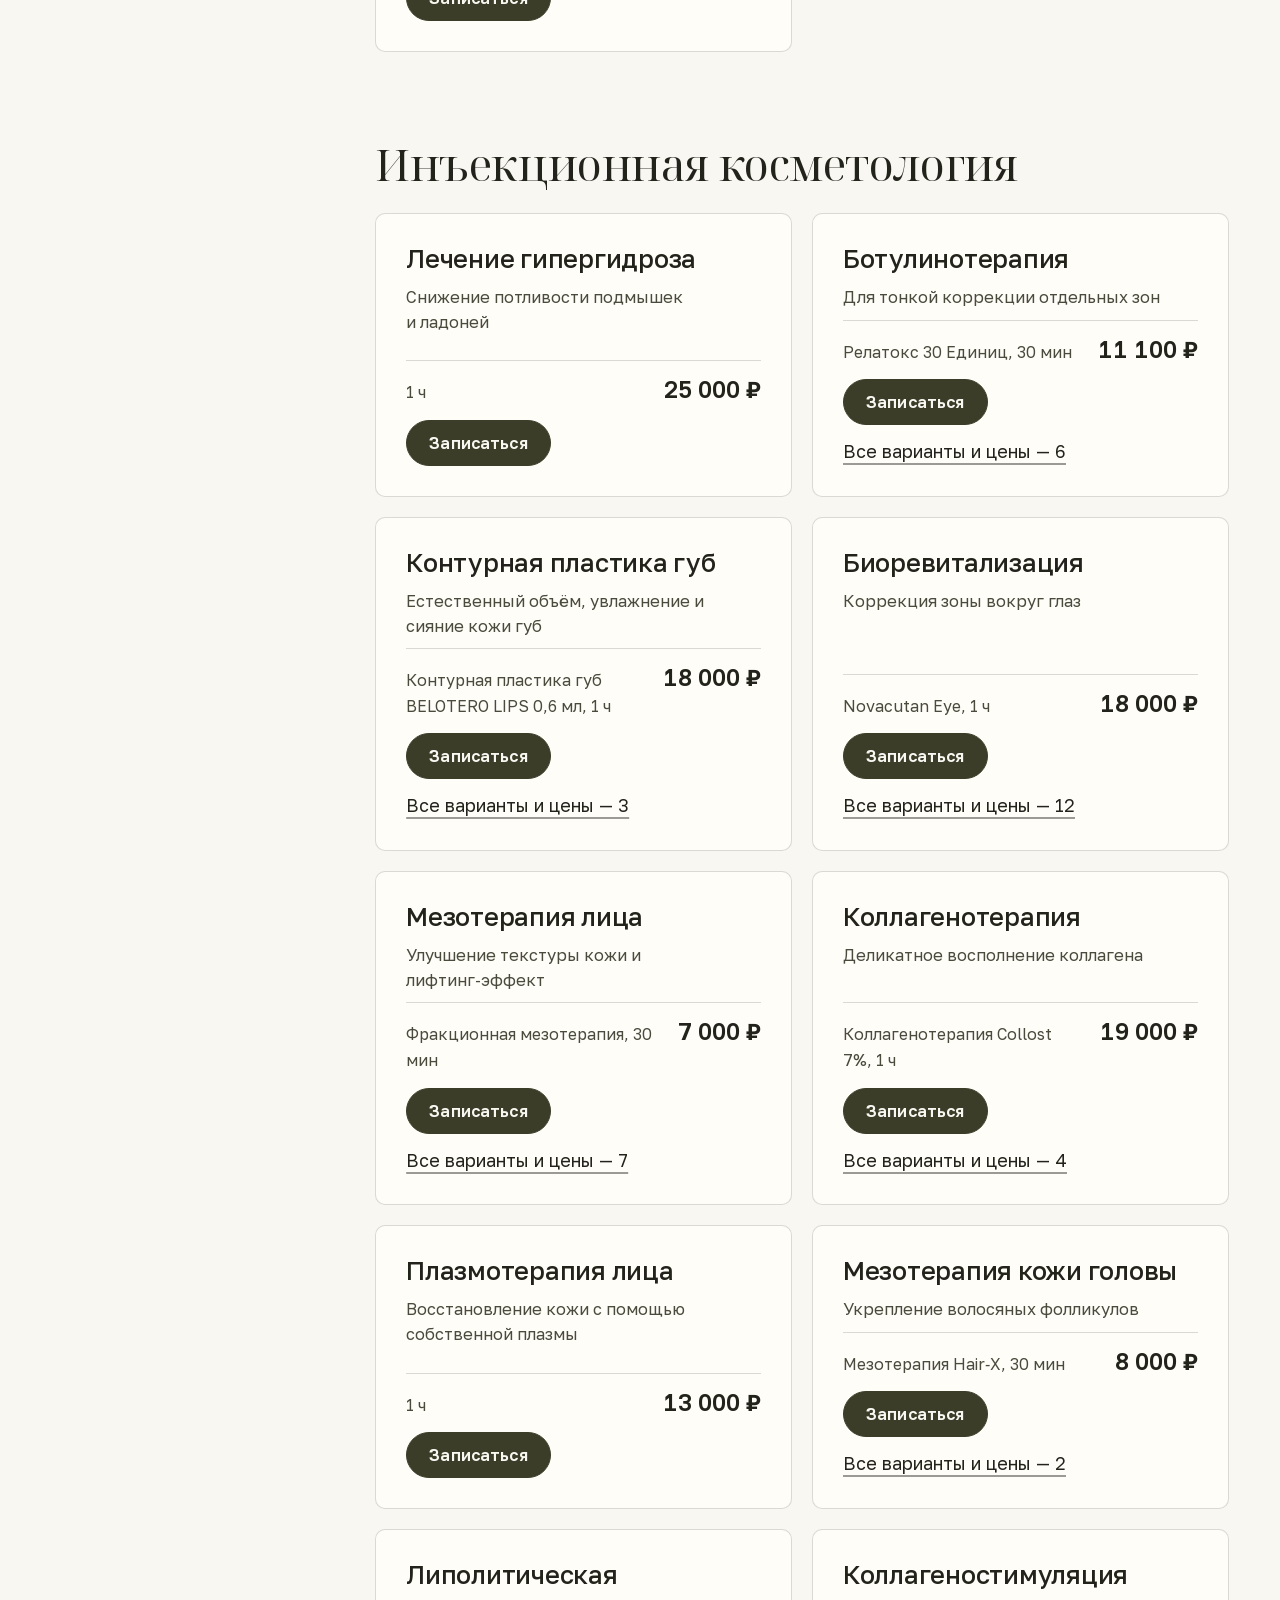
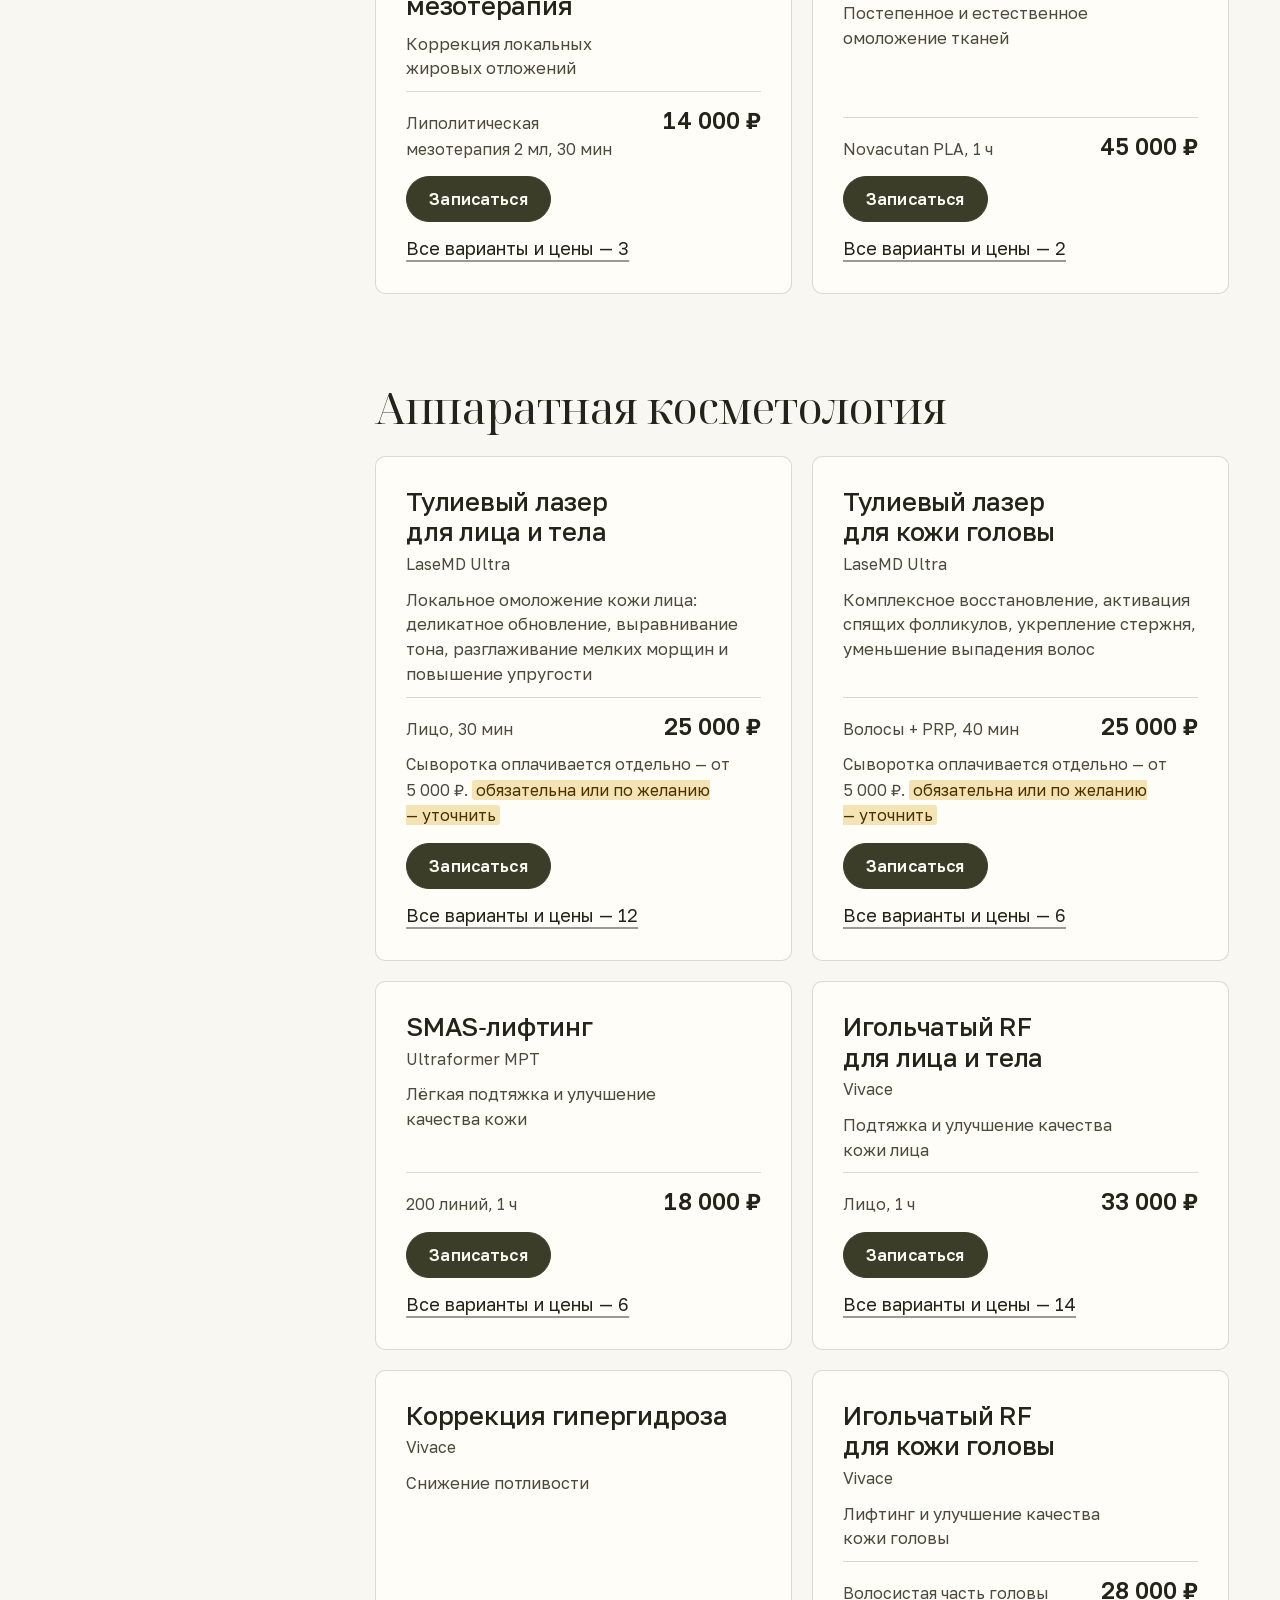
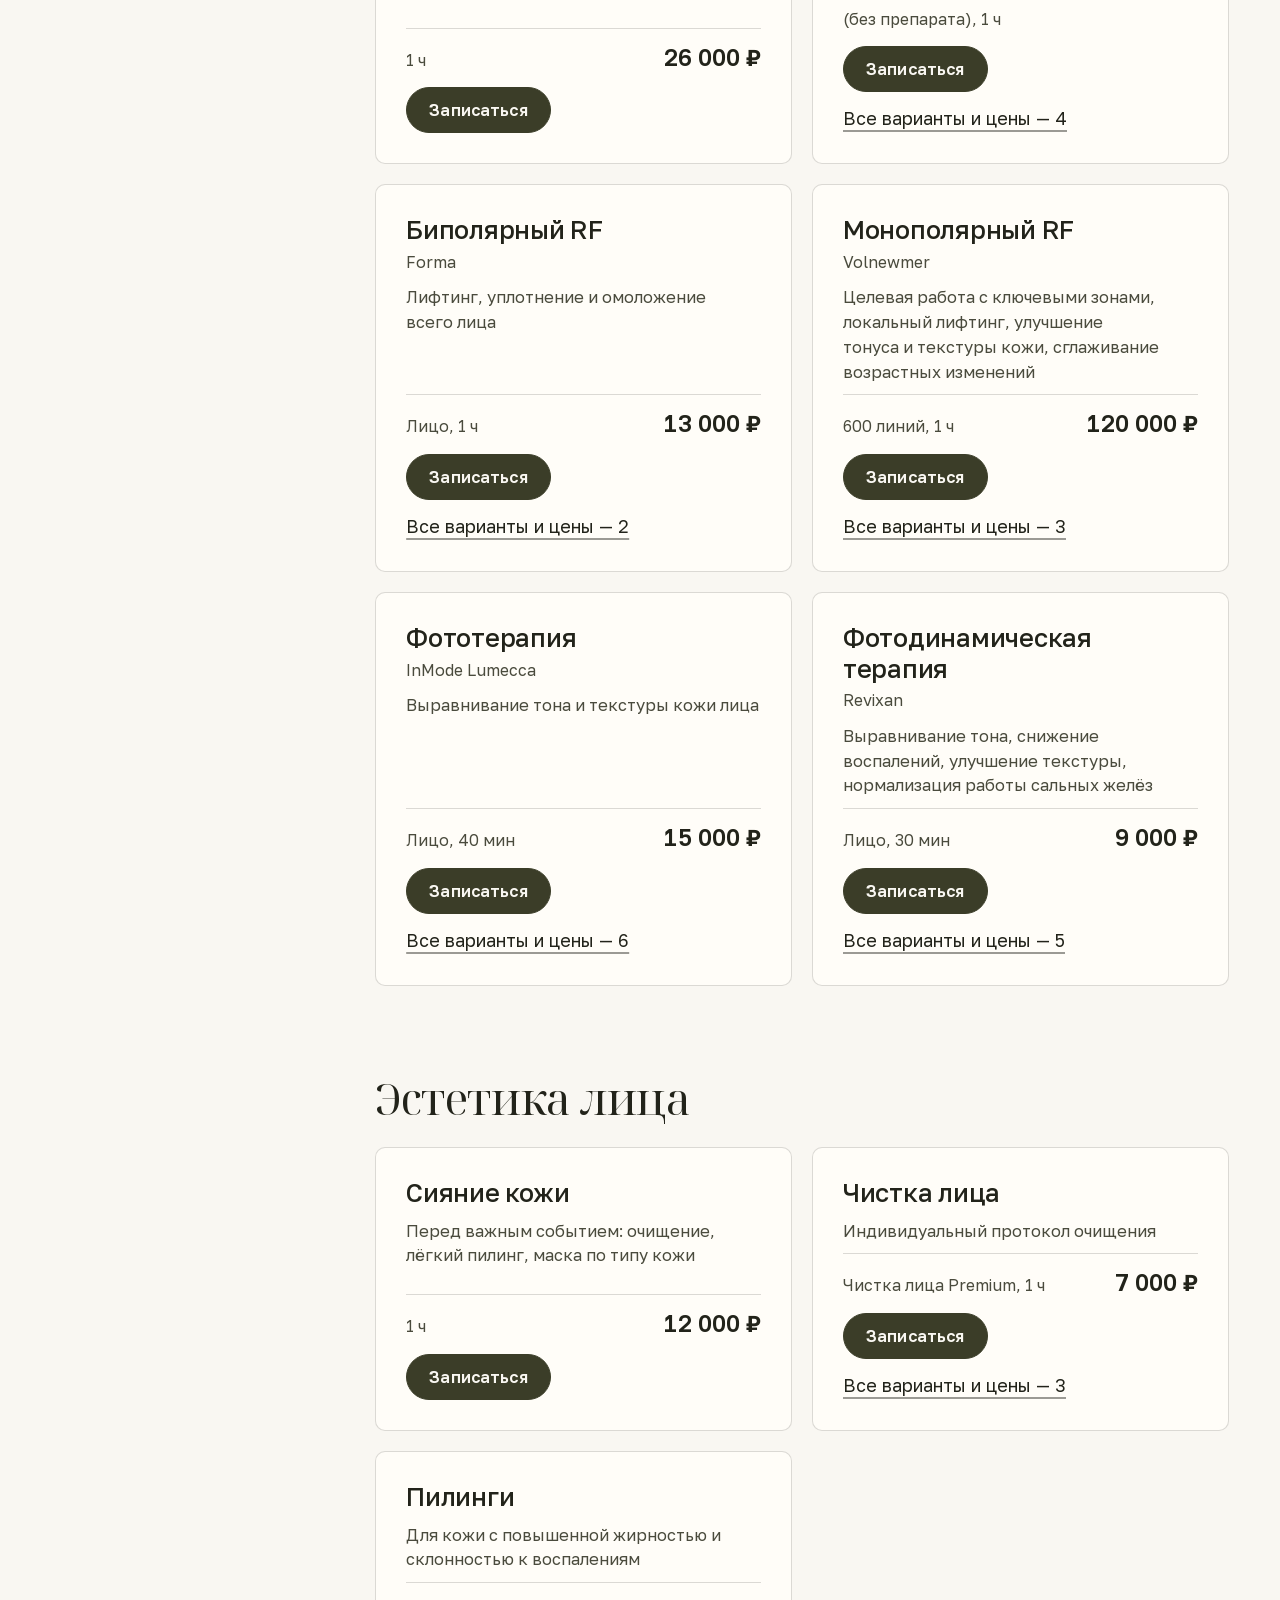
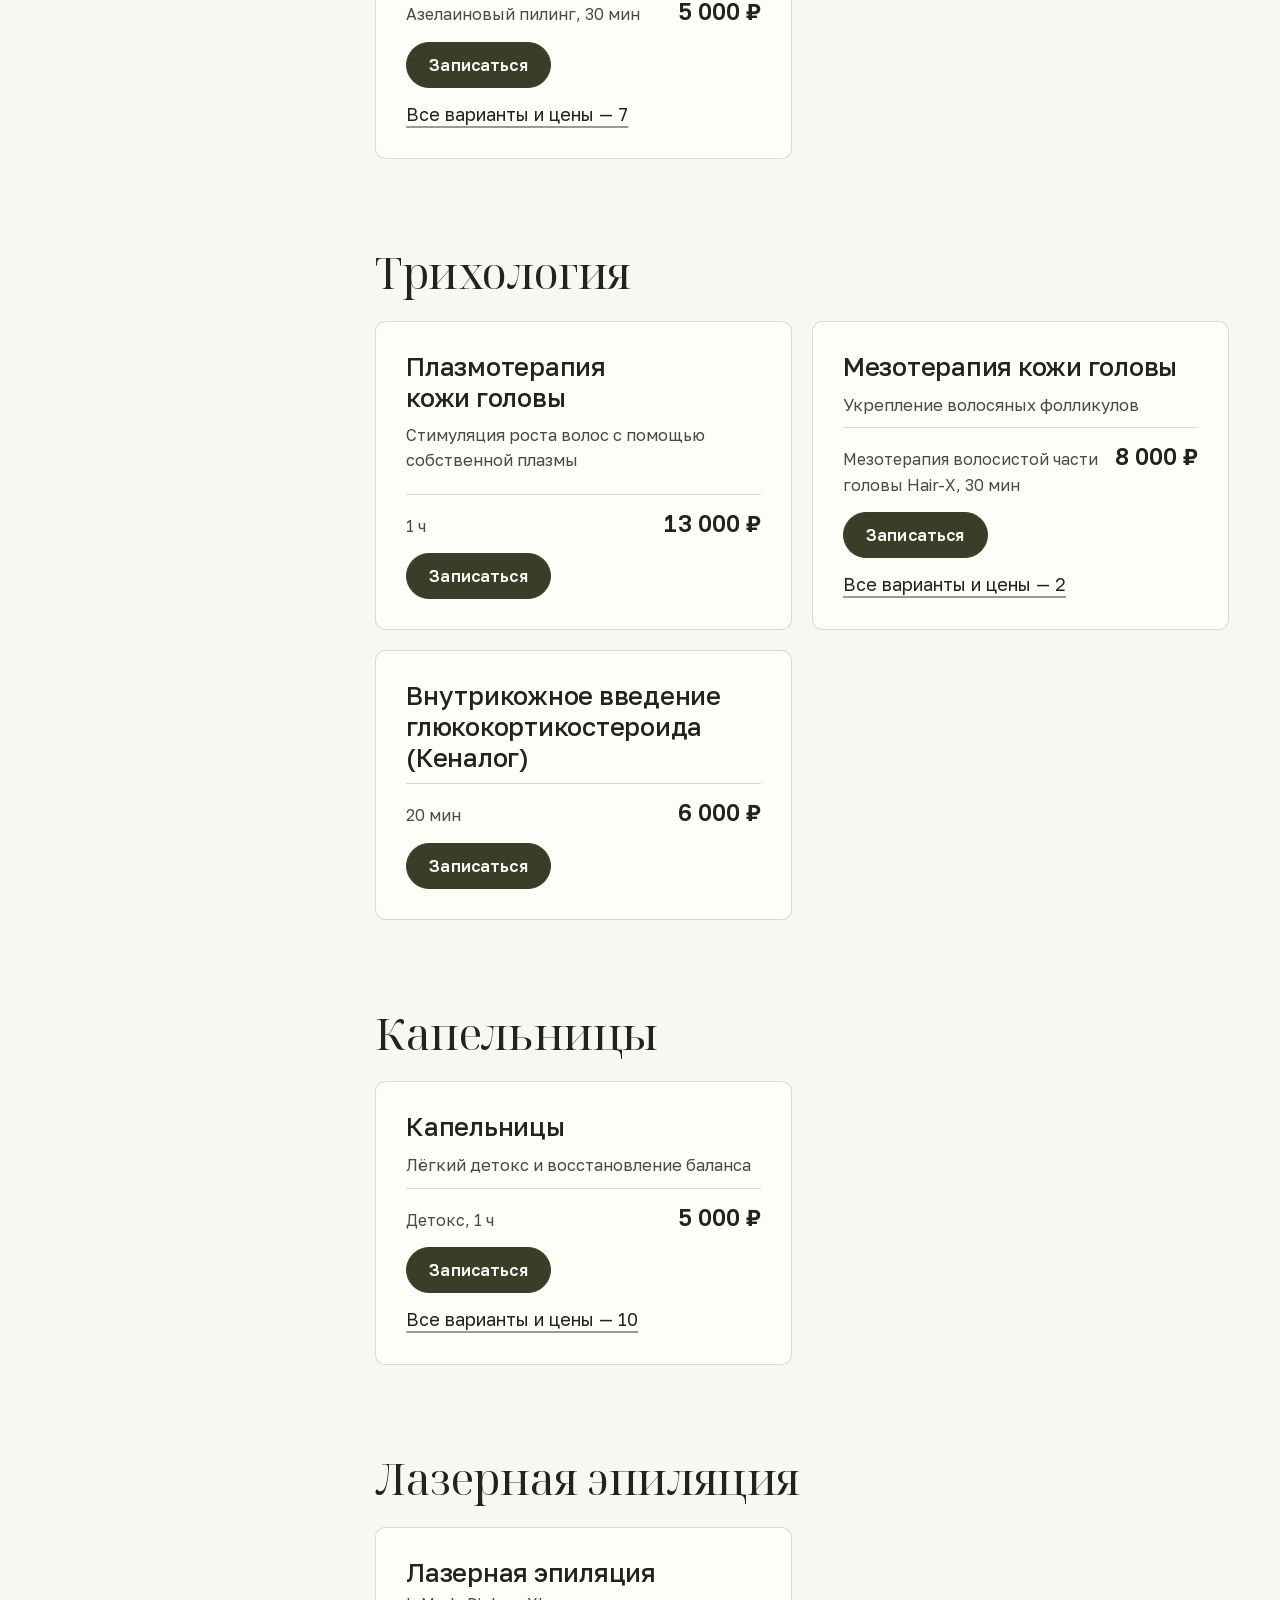
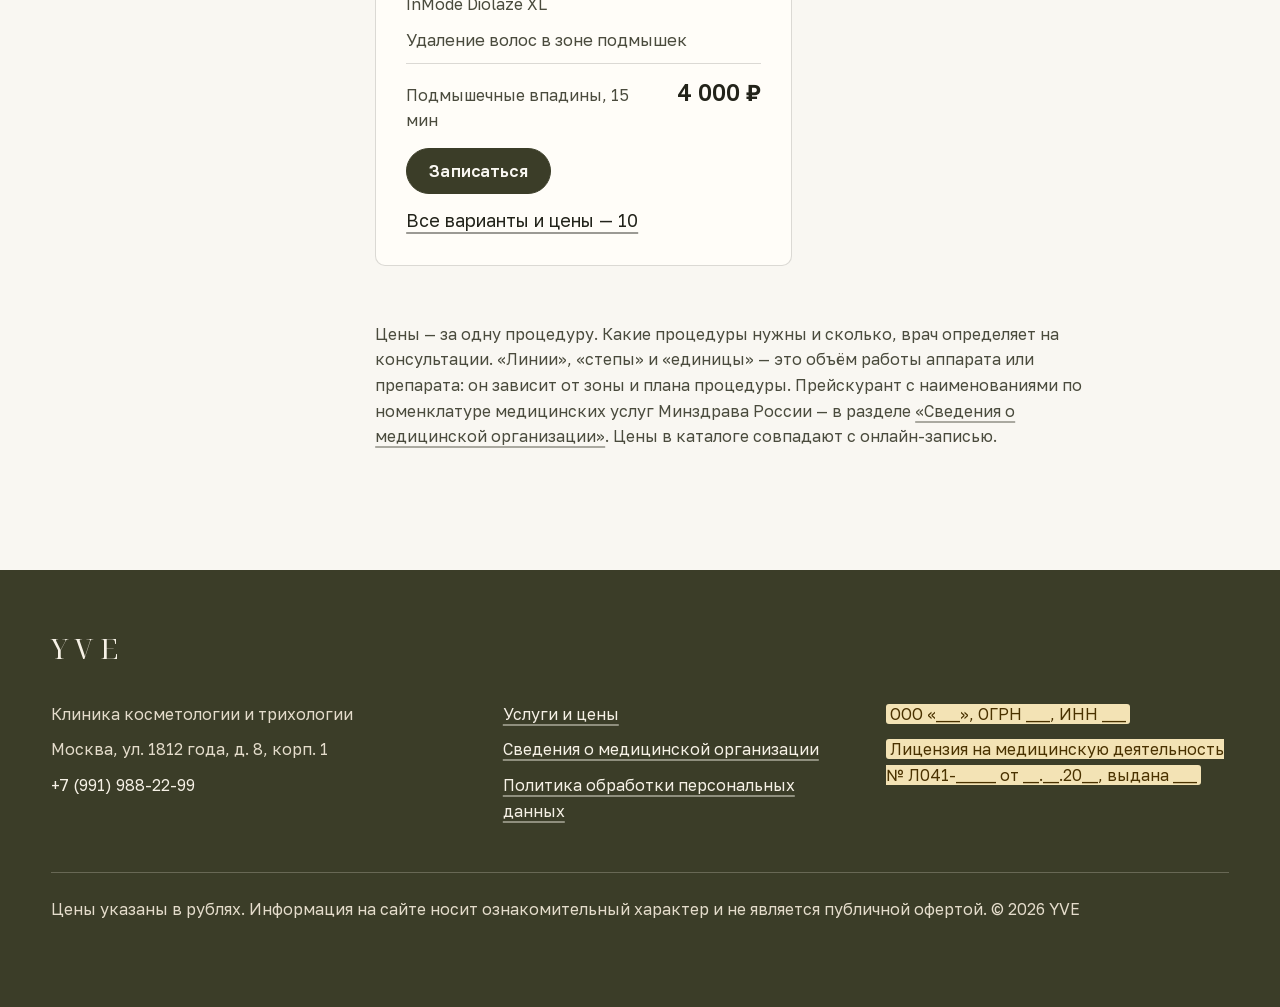
<file: site/uslugi.html>
<!doctype html>
<html lang="ru">
<head>
<meta charset="utf-8">
<meta name="viewport" content="width=device-width, initial-scale=1, viewport-fit=cover">
<meta name="robots" content="noindex, nofollow"><!-- черновик на GitHub Pages: убрать при запуске на домене клиники -->
<title>Услуги и цены — клиника YVE</title>
<meta name="description" content="Цены на услуги клиники YVE: биоревитализация, ботулинотерапия, контурная пластика, аппаратная косметология, трихология, капельницы, лазерная эпиляция. Онлайн-запись.">
<script src="assets/theme.js"></script>
<link rel="icon" href="assets/favicon.svg" type="image/svg+xml">
<link rel="stylesheet" href="assets/style.css">
</head>
<body>
<a class="skip" href="#main">К содержимому</a>

<header class="header">
  <div class="wrap">
    <a class="logo" href="./" aria-label="YVE, на главную"><b>YVE</b><small>клиника косметологии и трихологии</small></a>
    <nav class="nav" aria-label="Разделы">
      <a href="uslugi.html" aria-current="page">Услуги и цены</a>
      <a href="./#kompleksy">Программы</a>
      <a href="./#vrach">Врач</a>
      <a href="./#vizit">Первый визит</a>
      <a href="./#kontakty">Контакты</a>
    </nav>
    <details class="menu">
      <summary>Меню</summary>
      <div class="menu-panel">
        <a href="uslugi.html" aria-current="page">Услуги и цены</a>
        <a href="./#kompleksy">Программы</a>
        <a href="./#vrach">Врач</a>
        <a href="./#vizit">Первый визит</a>
        <a href="./#kontakty">Контакты</a>
        <a href="" data-phone><span class="todo">+7 (___) ___-__-__</span></a>
      </div>
    </details>
    <a class="h-phone" href="" data-phone><span class="todo">+7 (___) ___-__-__</span></a>
    <a class="btn" href="https://n1676841.yclients.ru/company/1501872/personal/menu?o=" data-book>Записаться</a>
  </div>
</header>

<main id="main" class="wrap">
  <div class="page-head">
    <h1>Услуги и цены</h1>
    <p class="lead">Все процедуры клиники с ценами. Не знаете, с чего начать, — <a class="link" href="https://n1676841.yclients.ru/company/1501872/personal/menu?o=" data-book data-svc="Первичная консультация косметолога">запишитесь на консультацию</a>: 40&nbsp;минут, 4&nbsp;000&nbsp;₽.</p>
    <div class="search">
      <label class="visually-hidden" for="q">Найти услугу</label>
      <input id="q" type="search" placeholder="Процедура или зона" autocomplete="off">
    </div>
    <div class="cat-tools">
      <div class="modes" role="group" aria-label="Вид каталога"><button type="button" data-mode="cards" aria-pressed="true">Подобрать процедуру</button><button type="button" data-mode="all" aria-pressed="false">Все цены</button></div>
      <div class="needs" id="needs" role="group" aria-label="С каким запросом"></div>
    </div>
    <p class="found" id="found" role="status"></p>
  </div>

  <div class="catalog">
    <nav class="cat-nav" id="cat-nav" aria-label="Направления"></nav>
    <div>
      <div id="catalog-cards"></div>
      <div id="catalog-list" hidden><noscript><p>Каталог показывается с включённым JavaScript. Полный прейскурант — <a class="link" href="https://n1676841.yclients.ru/company/1501872/personal/menu?o=">в онлайн-записи</a>.</p></noscript></div>
      <div class="empty" id="empty" hidden>
        <p>По запросу <q></q> ничего нет. Попробуйте другое слово — название препарата, аппарата или зоны.</p>
        <button class="btn" type="button">Показать все услуги</button>
        <p>Не нашли, что искали? <button class="link" type="button" data-lead>Оставьте заявку</button> — администратор перезвонит и подскажет.</p>
      </div>
      <p class="catalog-note">Цены — за одну процедуру. Какие процедуры нужны и сколько, врач определяет на консультации. «Линии», «степы» и «единицы» — это объём работы аппарата или препарата: он зависит от зоны и плана процедуры. Прейскурант с наименованиями по номенклатуре медицинских услуг Минздрава России — в разделе <a class="link" href="svedeniya.html#preyskurant">«Сведения о медицинской организации»</a>. Цены в каталоге совпадают с онлайн-записью.</p>
    </div>
  </div>
</main>

<footer class="footer">
  <div class="wrap">
    <a class="logo" href="./"><b>YVE</b></a>
    <div class="footer-grid">
      <div>
        <p>Клиника косметологии и трихологии</p>
        <p>Москва, ул. 1812 года, д. 8, корп. 1</p>
        <p><a href="" data-phone style="text-decoration:none"><span class="todo">+7 (___) ___-__-__</span></a></p>
      </div>
      <ul>
        <li><a class="link" href="uslugi.html">Услуги и цены</a></li>
        <li><a class="link" href="svedeniya.html">Сведения о медицинской организации</a></li>
        <li><a class="link" href="svedeniya.html#personalnye-dannye">Политика обработки персональных данных</a></li>
      </ul>
      <div>
        <p><span class="todo">ООО «___», ОГРН ___, ИНН ___</span></p>
        <p><span class="todo">Лицензия на медицинскую деятельность № Л041-_____ от __.__.20__, выдана ___</span></p>
      </div>
    </div>
    <p class="footer-legal">Цены указаны в рублях. Информация на сайте носит ознакомительный характер и не является публичной офертой. © 2026 YVE</p>
  </div>
</footer>

<p class="warning" role="note">Имеются противопоказания. Необходима консультация специалиста.</p>

<script src="assets/services.js"></script>
<script src="assets/app.js"></script>
</body>
</html>
</file>
<file: site/assets/style.css>
/* YVE — клиника косметологии и трихологии.
   Глубокая олива и бежевые акценты; две гарнитуры — Noto Serif Display (крупные заголовки) и Golos Text (всё остальное), обе лежат локально (OFL).
   Две версии первого экрана для показа клиенту: html[data-v="1"] — фото во весь экран, html[data-v="2"] — список направлений (Lanserhof). */
@import url(fonts/faces.css);
:root {
  --bg: #f9f7f2;
  --surface: #ece5d7;
  --card: #fffdf8;
  --ink: #22231a;
  --muted: #4a4b3d;
  --line: rgba(34, 35, 26, .16);
  --accent: #4b4e33;
  --btn-bg: #3b3d28;
  --btn-fg: #f9f7f2;
  --btn-hover: #22231a;
  --hero-bg: #2a2620;
  --hero-ink: #ffffff;
  --hero-muted: #f3eee6;
  --hero-line: rgba(255, 255, 255, .38);
  --hero-btn-bg: #f3ecdf;
  --hero-btn-fg: #22231a;
  --deep-bg: #3b3d28;
  --deep-ink: #f6f1e6;
  --deep-muted: #e4dccb;
  --deep-line: rgba(246, 241, 230, .24);
  --deep-accent: #d4bf94;
  --intro-bg: #f9f7f2;
  --intro-ink: #3b3d28;
  --display: "Golos Text", "Helvetica Neue", Arial, sans-serif;
  --dw: 600;
  --dt: -.01em;
  --body: "Golos Text", "Helvetica Neue", Arial, sans-serif;
  --bw: 400;
  --bsize: 18px;
  --svc-font: "Golos Text", "Helvetica Neue", Arial, sans-serif;
  --svc-style: normal;
  --svc-w: 500;
  --r: 4px;
  --r-lg: 4px;
  --btn-r: 999px;
  --h1: clamp(40px, 10cqi, 84px);
  --h2: clamp(30px, 4vw, 50px);
  --h3: clamp(24px, 2.4vw, 30px);
  --gutter: clamp(16px, 4vw, 56px);
  --max: 1360px;
  --warn-h: 44px;
  --ease: cubic-bezier(.22, .61, .36, 1);
  --ease-out: cubic-bezier(.16, 1, .3, 1);
  color-scheme: light;
  --big: "Noto Serif Display", Georgia, serif;
  interpolate-size: allow-keywords;
}
@view-transition { navigation: auto; }
*, *::before, *::after { box-sizing: border-box; }
html { scroll-behavior: smooth; scroll-padding-top: 96px; scroll-padding-bottom: calc(var(--warn-h) + 24px); -webkit-text-size-adjust: 100%; }
body {
  margin: 0; background: var(--bg); color: var(--ink);
  font: var(--bw) var(--bsize)/1.6 var(--body);
  -webkit-font-smoothing: antialiased;
  transition: background-color .4s var(--ease), color .4s var(--ease);
}
img { display: block; max-width: 100%; }
[hidden] { display: none !important; }
html:has(dialog[open]) { overflow: hidden; }
.skip { position: fixed; left: 12px; top: -80px; z-index: 100; padding: 12px 18px; border-radius: var(--r); background: var(--ink); color: var(--bg); font-weight: 600; text-decoration: none; transition: top .2s; }
.skip:focus { top: 12px; }
.book-btn, .offer .price .link { position: relative; }
.visually-hidden { position: absolute; margin: -1px; width: 1px; height: 1px; overflow: hidden; clip-path: inset(50%); white-space: nowrap; }
::selection { background: var(--accent); color: #fff; }
input { caret-color: var(--accent); }
a { color: inherit; }
h1, h2, h3 { font-family: var(--display); font-weight: var(--dw); letter-spacing: var(--dt); margin: 0; text-wrap: balance; hyphens: auto; overflow-wrap: break-word; }
p { margin: 0; text-wrap: pretty; }
:focus-visible { outline: 2px solid var(--accent); outline-offset: 3px; }
.hero :focus-visible, .dark :focus-visible, .footer :focus-visible { outline-color: currentColor; }
.wrap { max-width: var(--max); margin-inline: auto; padding-inline: var(--gutter); }
.band { padding-block: clamp(80px, 10vw, 150px); }
.h2 { font-size: var(--h2); line-height: 1.06; }
.lead { font-size: clamp(18px, 1.5vw, 20px); color: var(--muted); max-width: 34em; }
.price { font-family: var(--display); font-weight: var(--dw); color: var(--accent); font-variant-numeric: lining-nums tabular-nums; white-space: nowrap; }
.todo { background: #f3e3b5; color: #4a3200; padding: 0 .25em; border-radius: 3px; }
/* ---------- Кнопки ---------- */
.btn {
  position: relative; isolation: isolate; overflow: hidden;
  display: inline-flex; align-items: center; justify-content: center;
  min-height: 52px; padding: 0 28px; border-radius: var(--btn-r); border: 1.5px solid currentColor;
  font: 600 16px/1 var(--body); letter-spacing: .01em; text-decoration: none; cursor: pointer;
  background: transparent; color: inherit;
  transition: color .45s var(--ease-out), border-color .45s var(--ease-out), background-color .45s var(--ease-out);
}
.btn::before {
  /* заливка «шторкой» при наведении */
  content: ""; position: absolute; inset: 0; z-index: -1; background: var(--btn-hover);
  transform: scaleY(0); transform-origin: bottom; transition: transform .5s var(--ease-out);
}
.btn:hover::before { transform: scaleY(1); }
.btn-solid { background: var(--btn-bg); border-color: var(--btn-bg); color: var(--btn-fg); }
.btn-solid:hover { border-color: var(--btn-hover); color: #fff; }
.btn-ghost:hover { color: var(--bg); border-color: var(--btn-hover); }
.hero, .dark { --btn-bg: var(--hero-btn-bg); --btn-fg: var(--hero-btn-fg); }
.hero .btn-ghost:hover, .dark .btn-ghost:hover { color: #fff; }
.link { text-decoration: underline; text-decoration-thickness: 1.5px; text-underline-offset: .25em; text-decoration-color: color-mix(in srgb, currentColor 45%, transparent); transition: text-decoration-color .3s; }
.link:hover { text-decoration-color: currentColor; }
button.link { padding: 0; border: 0; background: none; font: inherit; color: inherit; cursor: pointer; }
/* ---------- Шапка ---------- */
.header {
  position: fixed; inset: 0 0 auto; z-index: 20; view-transition-name: header;
  color: var(--ink); background: color-mix(in srgb, var(--bg) 94%, transparent);
  backdrop-filter: blur(14px); -webkit-backdrop-filter: blur(14px); border-bottom: 1px solid var(--line);
  transition: background-color .5s var(--ease), color .5s var(--ease), border-color .5s var(--ease), translate .5s var(--ease-out);
}
.header.on-hero { color: var(--hero-ink); background: transparent; border-color: transparent; backdrop-filter: none; -webkit-backdrop-filter: none; }
.header.away { translate: 0 -100%; }
.header .wrap { display: flex; align-items: center; gap: 32px; height: 76px; }
.logo { display: flex; align-items: baseline; gap: 14px; text-decoration: none; margin-right: auto; }
.logo b { font: var(--dw) 30px/1 var(--display); letter-spacing: .14em; }
.logo small { font-size: 14px; font-weight: 500; line-height: 1.25; max-width: 11em; }
.nav { display: flex; gap: 28px; font-size: 16px; font-weight: 500; }
.nav a { position: relative; text-decoration: none; }
.nav a::after { content: ""; position: absolute; left: 0; right: 0; bottom: -4px; height: 1.5px; background: currentColor; transform: scaleX(0); transform-origin: right; transition: transform .45s var(--ease-out); }
.nav a:hover::after, .nav a[aria-current]::after { transform: scaleX(1); transform-origin: left; }
.h-phone { font-size: 16px; font-weight: 600; text-decoration: none; white-space: nowrap; }
@media (max-width: 1279px) {
  .h-phone { display: none; }
}
.header .btn { min-height: 44px; padding: 0 22px; font-size: 15px; background: var(--btn-bg); border-color: var(--btn-bg); color: var(--btn-fg); }
.header.on-hero .btn { background: var(--hero-btn-bg); border-color: var(--hero-btn-bg); color: var(--hero-btn-fg); }
.header .btn:hover { color: #fff; border-color: var(--btn-hover); }
.menu { display: none; position: relative; }
.menu summary { list-style: none; cursor: pointer; padding: 10px 4px; font-size: 16px; font-weight: 500; }
.menu summary::-webkit-details-marker { display: none; }
.menu-panel {
  position: absolute; right: 0; top: calc(100% + 10px); min-width: 230px; padding: 10px 0;
  background: var(--card); color: var(--ink); border: 1px solid var(--line); border-radius: var(--r);
  box-shadow: 0 24px 48px -24px rgba(0, 0, 0, .3);
}
.menu-panel a { display: block; padding: 12px 20px; text-decoration: none; }
@media (max-width: 960px) {
  .nav { display: none; }
  .menu { display: block; }
  .logo small { display: none; }
}
@media (max-width: 420px) {
  .header .wrap { gap: 14px; }
  .header .btn { padding: 0 16px; }
}
/* ---------- Заставка при первом входе ---------- */
.intro {
  position: fixed; inset: 0; z-index: 100; display: grid; place-items: center; pointer-events: none;
  background: var(--intro-bg); color: var(--intro-ink);
  animation: intro-out .8s 1.25s var(--ease-out) forwards;
}
@keyframes intro-out { to { clip-path: inset(0 0 100% 0); visibility: hidden; } }
.no-intro .intro { display: none; }
/* ---------- Первый экран ---------- */
.hero {
  position: relative; isolation: isolate; overflow: hidden;
  min-height: 100svh; color: var(--hero-ink); background: var(--hero-bg);
  display: grid; align-items: end;
}
.hero-grid {
  width: 100%; display: grid; grid-template-columns: minmax(0, 1fr) minmax(300px, 440px); gap: clamp(24px, 4vw, 72px);
  align-items: end; padding-top: 120px; padding-bottom: clamp(40px, 6vw, 80px);
}
.hero-copy { container-type: inline-size; }
.hero h1 { font-size: var(--h1); line-height: 1.02; }
.hero h1 > span { display: block; overflow: hidden; padding-bottom: .08em; }
.hero h1 > span > span { display: block; animation: rise 1.3s var(--ease-out) both; animation-delay: var(--d, 1.35s); }
.hero h1 > span:nth-child(2) > span { --d: 1.45s; }
.no-intro .hero h1 > span > span { --d: .05s; }
.no-intro .hero h1 > span:nth-child(2) > span { --d: .15s; }
@keyframes rise { from { transform: translateY(105%); } }
.hero-text { margin-top: clamp(22px, 3vw, 36px); max-width: 32em; font-size: clamp(18px, 1.5vw, 20px); font-weight: 500; color: var(--hero-muted); }
.hero-actions { display: flex; flex-wrap: wrap; gap: 14px; margin-top: 32px; }
.hero-meta { display: flex; flex-wrap: wrap; gap: 8px 28px; margin-top: clamp(40px, 6vw, 72px); padding-top: 20px; border-top: 1px solid var(--hero-line); font-size: 16px; font-weight: 500; color: var(--hero-muted); }
.hero-meta a { text-decoration: underline; text-decoration-thickness: 1px; text-underline-offset: .25em; text-decoration-color: color-mix(in srgb, currentColor 45%, transparent); }
.hero-text, .hero-actions, .hero-meta { animation: fade-up 1s var(--ease-out) both; animation-delay: calc(var(--d0, 1.55s) + var(--k, 0) * .1s); }
.hero-actions { --k: 1; }
.hero-meta { --k: 2; }
.no-intro .hero { --d0: .25s; }
@keyframes fade-up { from { opacity: 0; transform: translateY(18px); } }
@keyframes draw { to { stroke-dashoffset: 0; } }
@media (max-width: 860px) {
  .hero { align-items: start; }
  .hero-grid { grid-template-columns: 1fr; padding-top: 108px; }
}
/* ---------- Появление при прокрутке ---------- */
.js .rv { opacity: 0; transform: translateY(28px); transition: opacity .9s var(--ease-out), transform 1s var(--ease-out); transition-delay: calc(var(--i, 0) * 70ms); }
.js .rv.in { opacity: 1; transform: none; }
.js .rv-mask { clip-path: inset(0 0 100% 0); transition: clip-path 1.1s var(--ease-out); }
.js .rv-mask.in { clip-path: inset(0 0 -10% 0); }
/* Смена секций: цветной блок раскрывается из «окна» по мере прокрутки */
@supports (animation-timeline: view()) {
  .offers, .dark { animation: open-band linear both; animation-timeline: view(); animation-range: entry 0% entry 70%; }
  @keyframes open-band { from { clip-path: inset(0 4% 0 4% round 32px); } to { clip-path: inset(0 0 0 0 round 0); } }
}
/* ---------- Направления ---------- */
.dirs-head { display: grid; grid-template-columns: minmax(0, 1fr) minmax(0, 26em); gap: 24px 64px; align-items: end; margin-bottom: clamp(28px, 4vw, 44px); }
.dirs { list-style: none; margin: 0; padding: 0; border-top: 1.5px solid var(--ink); }
.dir a {
  display: grid; grid-template-columns: minmax(0, 1.25fr) minmax(0, 1fr) auto; grid-template-areas: "name desc price"; gap: 10px 48px; align-items: baseline;
  padding: clamp(22px, 2.6vw, 32px) 0; border-bottom: 1px solid var(--line); text-decoration: none;
}
.dir h3 { grid-area: name; font-size: var(--h3); line-height: 1.08; transition: color .4s var(--ease), translate .5s var(--ease-out); }
.dir p { grid-area: desc; font-size: 17px; color: var(--muted); }
.dir .price { grid-area: price; font-size: clamp(20px, 1.8vw, 26px); transition: translate .5s var(--ease-out); }
.dir .dots { display: none; }
.dir a:hover h3 { color: var(--accent); translate: 10px 0; }
.dir a:hover .price { translate: -6px 0; }
@media (max-width: 760px) {
  .dirs-head { grid-template-columns: 1fr; }
  .dir a { grid-template-columns: 1fr auto; grid-template-areas: "name price" "desc desc"; }
}
/* ---------- Комплексы ---------- */
.offers { background: var(--surface); }
.offer-card { background: var(--card); border-radius: var(--r-lg); padding: clamp(48px, 7vw, 100px) clamp(20px, 6vw, 96px) clamp(36px, 5vw, 64px); max-width: 1080px; margin-inline: auto; text-align: center; }
.offer-card .lead { margin: 18px auto 0; }
.offer-list { list-style: none; margin: clamp(36px, 5vw, 56px) 0 0; padding: 0; text-align: left; }
.offer { display: grid; grid-template-columns: minmax(0, 1fr) auto; gap: 8px 40px; align-items: center; padding: 28px 0; border-top: 1px solid var(--line); }
.offer h3 { font-family: var(--svc-font); font-style: var(--svc-style); font-weight: var(--svc-w); font-size: clamp(23px, 2.3vw, 30px); line-height: 1.18; letter-spacing: 0; }
.offer p { font-size: 17px; color: var(--muted); margin-top: 6px; }
.offer .price { font-size: clamp(30px, 3.4vw, 44px); text-align: right; }
.offer .price small { display: block; font: 500 16px var(--body); color: var(--muted); }
.offer .price .link { display: inline-block; margin-top: 8px; font: 600 16px var(--body); color: var(--ink); }
.offer-foot { margin-top: 32px; font-size: 16px; color: var(--muted); }
@media (max-width: 640px) {
  .offer { grid-template-columns: 1fr; }
  .offer .price { text-align: left; }
}
/* ---------- Врач ---------- */
.doctor { display: grid; grid-template-columns: minmax(0, 5fr) minmax(0, 6fr); gap: clamp(32px, 6vw, 96px); align-items: center; }
.portrait { aspect-ratio: 4 / 5; border-radius: var(--r-lg); overflow: hidden; }
.portrait img { width: 100%; height: 100%; object-fit: cover; }
.portrait:not(:has(img)) { display: none; }
.doctor:not(:has(.portrait img)) { grid-template-columns: minmax(0, 46em); }
.doctor .role { margin-top: 14px; font-size: 19px; color: var(--muted); }
.facts { margin: 36px 0 0; display: grid; grid-template-columns: max-content 1fr; gap: 14px 28px; font-size: 17px; }
.facts dt { color: var(--muted); }
.facts dd { margin: 0; font-weight: 500; }
.doctor .btn { margin-top: 40px; }
@media (max-width: 760px) {
  .doctor, .doctor:not(:has(.portrait img)) { grid-template-columns: 1fr; }
  .facts { grid-template-columns: 1fr; gap: 2px; }
  .facts dd { margin-bottom: 12px; }
}
/* ---------- Первый визит ---------- */
.dark { background: var(--deep-bg); color: var(--deep-ink); --hero-btn-bg: var(--deep-ink); --hero-btn-fg: var(--deep-bg); }
.dark .lead { color: var(--deep-muted); }
.steps { overflow-x: clip; list-style: none; margin: clamp(48px, 6vw, 80px) 0 0; padding: 0; display: grid; grid-template-columns: repeat(4, minmax(0, 1fr)); gap: 0 28px; counter-reset: step; }
.step { counter-increment: step; position: relative; padding-top: 28px; }
.step::after {
  /* линия-таймлайн дорисовывается при появлении */
  content: ""; position: absolute; left: 0; right: -28px; top: 0; height: 1.5px; background: var(--deep-line);
  transform: scaleX(0); transform-origin: left; transition: transform 1.2s var(--ease-out); transition-delay: calc(var(--i, 0) * 160ms);
}
.step.in::after, html:not(.js) .step::after { transform: none; }
.step::before { content: counter(step); display: block; font: var(--dw) 60px/1 var(--display); color: var(--deep-accent); margin-bottom: 24px; }
.step h3 { font-size: clamp(24px, 2vw, 30px); }
.step p { margin-top: 12px; font-size: 17px; font-weight: 500; color: var(--deep-muted); }
.dark .btn { margin-top: 56px; }
@media (max-width: 900px) {
  .steps { grid-template-columns: 1fr 1fr; row-gap: 48px; }
}
@media (max-width: 560px) {
  .steps { grid-template-columns: 1fr; }
  .step::before { font-size: 48px; margin-bottom: 14px; }
}
/* ---------- Контакты ---------- */
.place-head { display: flex; flex-wrap: wrap; justify-content: space-between; align-items: flex-end; gap: 20px 40px; margin-bottom: 32px; }
.place-rating { display: flex; align-items: center; gap: 18px; }
.place-rating iframe { flex: none; border: 0; }
.place-rating p { max-width: 22em; font-size: 16px; color: var(--muted); }
.place-rating b { color: var(--ink); font-weight: 600; }
.place-photos { display: grid; grid-template-columns: 2fr 1fr 1fr; grid-template-rows: repeat(2, clamp(180px, 19vw, 280px)); gap: 12px; margin-bottom: clamp(40px, 5vw, 64px); }
.place-photos img { width: 100%; height: 100%; object-fit: cover; border-radius: var(--r); }
.place-photos .p-wide { grid-row: span 2; }
.place-map img { width: 100%; height: auto; border-radius: var(--r); border: 1px solid var(--line); }
.place-map .contacts-actions { margin-top: 20px; }
@media (max-width: 760px) {
  .place-photos { grid-template-columns: 1fr 1fr; grid-template-rows: none; grid-auto-rows: 170px; }
  .place-photos .p-wide { grid-column: span 2; grid-row: auto; }
}
.contacts { display: grid; grid-template-columns: minmax(0, 1fr) minmax(0, 1fr); gap: 48px clamp(32px, 6vw, 96px); align-items: start; }
.contacts dl { margin: 0; display: grid; gap: 22px; }
.contacts dt { font-size: 16px; color: var(--muted); }
.contacts dd { margin: 4px 0 0; font: 500 clamp(20px, 1.9vw, 24px)/1.35 var(--display); }
.contacts dd a { text-decoration: none; }
.contacts dd .link { font: 500 16px var(--body); }
.contacts-actions { display: flex; flex-wrap: wrap; gap: 12px; }
/* ---------- Частые вопросы ---------- */
.faq { display: grid; grid-template-columns: minmax(0, 5fr) minmax(0, 7fr); gap: 40px clamp(32px, 6vw, 96px); align-items: start; }
.faq .lead { margin-top: 20px; }
.faq-note { margin-top: 16px; font-size: 16px; }
.qa { border-top: 1px solid var(--line); }
.qa:last-child { border-bottom: 1px solid var(--line); }
.qa summary { display: flex; justify-content: space-between; align-items: baseline; gap: 24px; padding: 22px 0; cursor: pointer; list-style: none; font: var(--dw) clamp(21px, 1.9vw, 26px)/1.25 var(--display); letter-spacing: var(--dt); }
.qa summary::-webkit-details-marker { display: none; }
.qa summary::after { content: ""; flex: none; width: 12px; height: 12px; border-right: 1.5px solid; border-bottom: 1.5px solid; transform: translateY(-4px) rotate(45deg); transition: transform .35s var(--ease-out); }
.qa[open] summary::after { transform: translateY(2px) rotate(-135deg); }
.qa p { padding: 0 0 24px; max-width: 40em; font-size: 17px; color: var(--muted); }
.qa::details-content { block-size: 0; overflow: hidden; transition: block-size .45s var(--ease-out), content-visibility .45s allow-discrete; }
.qa[open]::details-content { block-size: auto; }
@media (max-width: 860px) {
  .faq { grid-template-columns: minmax(0, 1fr); }
}
@media (max-width: 760px) {
  .contacts { grid-template-columns: 1fr; }
}
/* ---------- Подвал и предупреждение ---------- */
.footer { background: var(--deep-bg); color: var(--deep-muted); font-size: 16px; padding-block: 64px calc(40px + var(--warn-h)); }
.footer .logo b { color: var(--deep-ink); }
.footer-grid { display: grid; grid-template-columns: 1.2fr 1fr 1fr; gap: 40px; margin-top: 40px; }
.footer a { color: var(--deep-ink); }
.footer ul { list-style: none; margin: 0; padding: 0; display: grid; gap: 10px; }
.footer p + p { margin-top: 10px; }
.footer-legal { margin-top: 48px; padding-top: 24px; border-top: 1px solid var(--deep-line); font-size: 16px; }
@media (max-width: 860px) {
  .footer-grid { grid-template-columns: 1fr; }
}
/* ч. 7 ст. 24 ФЗ «О рекламе»: предупреждение всегда на экране, ≥5 % площади */
.warning {
  position: fixed; inset: auto 0 0; z-index: 30; min-height: var(--warn-h);
  display: flex; align-items: center; justify-content: center; padding: 8px 16px; text-align: center;
  background: var(--deep-bg); color: var(--deep-ink); border-top: 1px solid var(--deep-line);
  font: 600 clamp(13px, 1.25vw, 17px)/1.2 var(--body); letter-spacing: .03em;
}
/* ---------- Переключатель версий первого экрана ---------- */
.themes {
  position: fixed; left: 12px; bottom: calc(var(--warn-h) + 12px); z-index: 40;
  display: flex; gap: 4px; padding: 5px; border-radius: 999px; max-width: calc(100vw - 24px); overflow-x: auto; scrollbar-width: none;
  background: rgba(20, 20, 20, .88); backdrop-filter: blur(12px); -webkit-backdrop-filter: blur(12px);
  box-shadow: 0 16px 40px -16px rgba(0, 0, 0, .5); font: 600 15px/1 var(--body);
}
.themes button { flex: none; border: 0; border-radius: 999px; padding: 10px 14px; background: transparent; color: #f2f2f2; font: inherit; cursor: pointer; transition: background-color .3s, color .3s; }
.themes button:hover { background: rgba(255, 255, 255, .14); }
.themes button[aria-pressed="true"] { background: #fff; color: #111; }
@media (max-width: 760px) { .themes button { padding: 10px 13px; } .themes button span { display: none; } }
::view-transition-old(root), ::view-transition-new(root) { animation-duration: .45s; }
/* ---------- Онлайн-запись (YCLIENTS в панели) ---------- */
.book {
  width: min(560px, 100vw); height: min(860px, 100dvh); max-width: 100vw; max-height: 100dvh;
  margin: auto 0 auto auto; padding: 0; border: 0; border-radius: var(--r-lg) 0 0 var(--r-lg);
  background: var(--bg); color: var(--ink); overflow: hidden;
  transition: translate .55s var(--ease-out), opacity .35s, overlay .55s allow-discrete, display .55s allow-discrete;
}
.book:not([open]) { translate: 100% 0; opacity: 0; }
@starting-style { .book[open] { translate: 100% 0; opacity: 0; } }
.book::backdrop { background: rgba(0, 0, 0, 0); transition: background-color .55s, backdrop-filter .55s, overlay .55s allow-discrete, display .55s allow-discrete; }
.book[open]::backdrop { background: rgba(0, 0, 0, .45); backdrop-filter: blur(6px); }
@starting-style { .book[open]::backdrop { background: rgba(0, 0, 0, 0); backdrop-filter: blur(0); } }
.book-bar { display: flex; align-items: center; justify-content: space-between; height: 64px; padding: 0 12px 0 24px; border-bottom: 1px solid var(--line); }
.book-bar b { font: var(--dw) 22px var(--display); }
.book-close { width: 44px; height: 44px; border: 0; background: none; cursor: pointer; color: inherit; border-radius: 50%; display: grid; place-items: center; }
.book-close:hover { background: var(--surface); }
.book[open] { display: flex; flex-direction: column; }
.book-bar { flex: none; }
.book-body { position: relative; flex: 1; min-height: 0; }
.book iframe { display: block; width: 100%; height: 100%; border: 0; position: relative; }
.book-wait { position: absolute; inset: 0; z-index: 1; display: grid; place-items: center; font-size: 17px; color: var(--muted); }
.book.loaded .book-wait { display: none; }
.book-alt { flex: none; padding: 14px 24px calc(14px + env(safe-area-inset-bottom, 0px)); border-top: 1px solid var(--line); font-size: 16px; }
@media (max-width: 600px) {
  .book { border-radius: 0; height: 100dvh; }
}
/* ---------- Поиск на главной (внутри «Направлений») ---------- */
.find { max-width: 760px; margin-bottom: clamp(36px, 5vw, 56px); }
.find-field { display: flex; gap: 10px; }
.find-field input { flex: 1; min-width: 0; }
.find-field .btn { height: 60px; flex: none; padding-inline: 24px; }
.find-results { list-style: none; margin: 8px 0 0; padding: 0; }
.find-results a:not(.link) { display: flex; justify-content: space-between; align-items: baseline; gap: 20px; padding: 14px 0; border-bottom: 1px solid var(--line); color: var(--ink); text-decoration: none; }
.find-results a:not(.link):hover span:first-child { text-decoration: underline; text-underline-offset: .2em; }
.find-results small { display: block; margin-top: 2px; font-size: 16px; color: var(--muted); }
.find-results b { font-weight: 600; white-space: nowrap; font-variant-numeric: tabular-nums; }
.find-results .more, .find-results .none { padding-top: 14px; font-size: 17px; }
.find-tags { display: flex; flex-wrap: nowrap; overflow-x: auto; scrollbar-width: none; white-space: nowrap; align-items: center; gap: 8px; margin-top: 16px; font-size: 16px; color: var(--muted); }
.find-tags a { flex: none; padding: 7px 14px; border: 1.5px solid var(--line); border-radius: var(--btn-r); color: var(--ink); text-decoration: none; transition: border-color .3s; }
.find-tags a:hover { border-color: var(--ink); }
/* ---------- Заявка «Помочь с выбором» ---------- */
.lead-form { flex: 1; min-height: 0; overflow-y: auto; overscroll-behavior: contain; padding: 24px 24px 40px; display: grid; gap: 20px; align-content: start; }
.lead-intro { font-size: 17px; color: var(--muted); }
.lead-form .field { display: grid; gap: 8px; font-weight: 600; font-size: 16px; }
.lead-form .field input { height: 54px; padding: 0 18px; border: 1.5px solid var(--line); border-radius: var(--r); background: var(--card); font: 500 18px var(--body); color: var(--ink); }
.lead-form .field input:focus { outline: none; border-color: var(--ink); }
.lead-form .field input::placeholder { color: var(--muted); opacity: .75; }
.lead-form fieldset { margin: 0; padding: 0; border: 0; display: flex; flex-wrap: wrap; gap: 8px; }
.lead-form legend { margin-bottom: 10px; font-weight: 600; font-size: 16px; }
.lead-form legend small { font-weight: 400; color: var(--muted); font-size: inherit; }
.chip { position: relative; }
.chip input { position: absolute; opacity: 0; }
.chip span { display: block; padding: 10px 16px; border: 1.5px solid var(--line); border-radius: var(--btn-r); font-size: 16px; cursor: pointer; transition: border-color .2s, background-color .2s, color .2s; }
.chip:hover span { border-color: var(--ink); }
.chip input:checked + span { background: var(--ink); border-color: var(--ink); color: var(--bg); }
.chip input:focus-visible + span { outline: 2px solid var(--accent); outline-offset: 2px; }
.consent { display: flex; gap: 12px; align-items: start; font-size: 16px; }
.consent input { flex: none; width: 22px; height: 22px; margin: 1px 0 0; accent-color: var(--ink); }
.lead-form .btn { justify-self: start; }
.lead-form .btn:disabled { opacity: .6; cursor: progress; }
.lead-status:empty { display: none; }
.lead-status { font-size: 16px; font-weight: 500; }
.lead-done { display: grid; gap: 14px; font-size: 17px; }
.lead-done .h3 { font: var(--dw) var(--h3)/1.1 var(--display); letter-spacing: var(--dt); }
/* ---------- Каталог ---------- */
.cat-tools { display: flex; flex-wrap: wrap; align-items: center; gap: 14px 24px; margin-top: 22px; }
.modes { display: inline-flex; flex: none; padding: 4px; border-radius: 999px; background: var(--surface); }
.modes button { border: 0; border-radius: 999px; padding: 10px 18px; background: none; color: var(--muted); font: 500 16px var(--body); cursor: pointer; transition: background-color .25s, color .25s; }
.modes button[aria-pressed="true"] { background: var(--card); color: var(--ink); box-shadow: 0 1px 3px rgba(34, 35, 26, .12); }
.needs { display: flex; flex-wrap: nowrap; gap: 8px; min-width: 0; overflow-x: auto; scrollbar-width: none; }
.needs button { flex: none; padding: 8px 14px; border: 1.5px solid var(--line); border-radius: 999px; background: none; color: var(--ink); font: 500 16px var(--body); cursor: pointer; transition: border-color .25s, background-color .25s, color .25s; }
.needs button:hover { border-color: var(--ink); }
.needs button[aria-pressed="true"] { background: var(--ink); border-color: var(--ink); color: var(--bg); }
#catalog-cards { min-width: 0; }
.dir-block + .dir-block { margin-top: clamp(56px, 7vw, 96px); }
.dir-block > h2 { margin-bottom: 24px; font: 400 clamp(32px, 3.4vw, 44px)/1.1 var(--big); letter-spacing: -.01em; }
.pcards { display: grid; grid-template-columns: repeat(2, minmax(0, 1fr)); gap: 20px; }
.pcard { display: flex; flex-direction: column; gap: 10px; min-width: 0; padding: clamp(22px, 2.4vw, 30px); background: var(--card); border: 1px solid var(--line); border-radius: 10px; }
.pcard.open { grid-column: 1 / -1; }
.pcard h3 { font: 500 clamp(22px, 2vw, 26px)/1.2 var(--body); letter-spacing: -.01em; hyphens: manual; }
.pc-sub { margin-top: -6px; font-size: 16px; color: var(--muted); }
.pc-req { font-size: 16.5px; line-height: 1.5; color: var(--muted); max-width: 40em; }
.pc-hits { list-style: none; margin: 0; padding: 0; }
.pc-hits:empty { display: none; }
.pc-hits li { display: flex; justify-content: space-between; gap: 16px; padding: 6px 0; font-size: 16.5px; }
.pc-hits b { font-weight: 600; white-space: nowrap; }
.pc-price { margin-top: auto; padding-top: 14px; border-top: 1px solid var(--line); display: flex; justify-content: space-between; align-items: baseline; gap: 16px; }
.pc-price span { font-size: 16px; color: var(--muted); min-width: 0; }
.pc-price b { font: 600 clamp(20px, 1.8vw, 23px) var(--body); white-space: nowrap; font-variant-numeric: tabular-nums; }
.pc-extra { font-size: 16px; color: var(--muted); }
.pc-actions { display: flex; flex-wrap: wrap; align-items: center; gap: 12px 22px; margin-top: 4px; }
.pc-actions .btn { min-height: 46px; padding: 0 22px; font-size: 16px; }
.pc-more { font-weight: 500; }
.pc-all { margin-top: 8px; }
.pc-all table { width: 100%; border-collapse: collapse; font-size: 16.5px; }
.pc-all td { padding: 12px 0; border-top: 1px solid var(--line); vertical-align: baseline; }
.pc-all td.n { padding-right: 16px; }
.pc-all td.t { padding-right: 16px; color: var(--muted); white-space: nowrap; }
.pc-all td.p { padding-right: 20px; text-align: right; font-weight: 600; white-space: nowrap; font-variant-numeric: tabular-nums; }
.pc-all td.b { text-align: right; white-space: nowrap; }
.pc-addons-title { margin-top: 22px; font-weight: 600; font-size: 16px; }
@media (max-width: 760px) {
  .pcards { grid-template-columns: minmax(0, 1fr); }
  .pc-all td.t { display: none; }
  .cat-tools { gap: 12px; }
  .needs { width: 100%; }
}
.page-head { padding-top: 150px; padding-bottom: 40px; }
.page-head h1 { font-size: clamp(44px, 6.5vw, 92px); line-height: 1.02; }
.page-head .lead { margin-top: 24px; }
.search { margin-top: 40px; max-width: 560px; }
.search input, .find-field input { width: 100%; height: 60px; padding: 0 24px; border: 1.5px solid var(--ink); border-radius: var(--btn-r); background: var(--card); font: 500 18px var(--body); color: var(--ink); }
.find-field input::placeholder, .search input::placeholder { color: var(--muted); opacity: 1; }
.find-field input:focus-visible, .search input:focus-visible { outline: 2.5px solid var(--ink); outline-offset: 3px; }
.search input::-webkit-search-cancel-button { filter: grayscale(1) brightness(.4); cursor: pointer; }
.catalog { display: grid; grid-template-columns: 260px minmax(0, 1fr); gap: clamp(32px, 5vw, 80px); align-items: start; padding-bottom: 120px; }
.cat-nav { position: sticky; top: 100px; max-height: calc(100vh - 160px); overflow: auto; font-size: 16px; }
.cat-nav ul { list-style: none; margin: 0; padding: 0; }
.cat-nav a { display: flex; justify-content: space-between; gap: 12px; padding: 7px 0 7px 14px; text-decoration: none; color: var(--muted); border-left: 2px solid var(--line); transition: color .3s, border-color .3s; }
.cat-nav a:hover { color: var(--ink); }
.cat-nav a.active { color: var(--ink); font-weight: 600; border-left-color: var(--accent); }
.cat-nav a span { font-variant-numeric: tabular-nums; }
.cat { padding-top: 40px; }
.cat:first-child { padding-top: 0; }
.cat-title { display: flex; flex-wrap: wrap; align-items: baseline; justify-content: space-between; gap: 4px 16px; padding-bottom: 18px; border-bottom: 1.5px solid var(--ink); }
.cat-title h3 { font-size: clamp(26px, 2.4vw, 34px); line-height: 1.1; }
.cat-title h3 small { display: block; margin-top: 6px; font: 500 16px var(--body); color: var(--muted); letter-spacing: 0; }
.grp-block + .grp-block { margin-top: clamp(64px, 8vw, 110px); }
.grp-title { margin-bottom: 32px; font: var(--dw) clamp(38px, 4.6vw, 64px)/1.03 var(--display); letter-spacing: var(--dt); }
.grp-title + .cat { padding-top: 0; }
.cat-nav .grp { padding: 18px 0 6px; font-weight: 600; color: var(--ink); }
.cat-nav .grp:first-child { padding-top: 0; }
.found { margin-top: 14px; font-size: 16px; font-weight: 500; color: var(--muted); }
.found:empty { display: none; }
.cat-title span { font-size: 16px; color: var(--muted); white-space: nowrap; }
.svc-list { list-style: none; margin: 0; padding: 0; }
.svc { display: grid; grid-template-columns: minmax(0, 1fr) 90px 130px 120px; gap: 6px 24px; align-items: baseline; padding: 22px 0; border-bottom: 1px solid var(--line); }
.svc h4 { font: var(--svc-style) var(--svc-w) clamp(20px, 1.7vw, 23px)/1.3 var(--svc-font); letter-spacing: 0; }
.svc p { font-size: 16.5px; color: var(--muted); margin-top: 4px; max-width: 46em; }
.svc .dur { font-size: 16px; color: var(--muted); white-space: nowrap; }
.svc .price { font-size: 22px; text-align: right; }
.svc .price small { display: block; margin-top: 2px; font: 500 16px/1.3 var(--body); color: var(--muted); }
.svc .book-btn { justify-self: end; font: 600 16px var(--body); padding: 6px 0; color: var(--ink); }
.svc:hover .book-btn { color: var(--accent); }
.empty { padding: 48px 0; font-size: 18px; }
.empty button { margin-top: 20px; }
.catalog-note { margin-top: 56px; font-size: 16px; color: var(--muted); max-width: 46em; }
@media (max-width: 960px) {
  .catalog { grid-template-columns: minmax(0, 1fr); }
  .cat-nav { position: sticky; top: 76px; z-index: 5; max-height: none; margin-inline: calc(var(--gutter) * -1); padding: 10px var(--gutter); background: color-mix(in srgb, var(--bg) 94%, transparent); backdrop-filter: blur(12px); -webkit-backdrop-filter: blur(12px); border-bottom: 1px solid var(--line); overflow-x: auto; scrollbar-width: none; }
  .cat-nav ul { display: flex; gap: 8px; width: max-content; }
  .cat-nav a { border: 1.5px solid var(--line); border-radius: var(--btn-r); padding: 8px 14px; white-space: nowrap; }
  .cat-nav a.active { border-color: var(--ink); background: var(--ink); color: var(--bg); }
  .cat-nav a span, .cat-nav .grp { display: none; }
  html { scroll-padding-top: 150px; }
}
@media (max-width: 640px) {
  .svc { grid-template-columns: minmax(0, 1fr) auto auto; }
  .svc > div:first-child { grid-column: 1 / -1; }
  .svc .price { text-align: left; grid-column: 1; grid-row: 2; }
  .svc .dur { grid-column: 2; grid-row: 2; }
}
/* ---------- Сведения ---------- */
.doc { max-width: 52em; padding-bottom: 120px; }
.doc section { padding-top: 48px; }
.doc .toc ul { list-style: none; padding: 0; margin: 0; columns: 2 18em; column-gap: 40px; }
.doc .toc li { margin: 0 0 10px; break-inside: avoid; }
.doc .toc li + li { margin-top: 0; }
.doc h2 { font-size: clamp(28px, 3vw, 40px); line-height: 1.1; margin-bottom: 20px; }
.doc dl { display: grid; grid-template-columns: minmax(0, 16em) 1fr; gap: 12px 32px; margin: 0; }
.doc dt { color: var(--muted); }
.doc dd { margin: 0; font-weight: 500; }
.doc ul { padding-left: 1.2em; }
.doc li + li { margin-top: 8px; }
@media (max-width: 640px) {
  .doc dl { grid-template-columns: 1fr; gap: 2px; }
  .doc dd { margin-bottom: 12px; }
}
/* ---------- шапка — логотип по центру ---------- */
.header .wrap { position: relative; }
.header .logo { position: absolute; left: 50%; translate: -50% 0; margin: 0; }
.logo small { display: none; }
.logo b { font: 400 28px/1 var(--big); letter-spacing: .22em; margin-right: -.22em; }
.nav { margin-right: auto; gap: 24px; }
.h-phone { margin-left: auto; font-weight: 500; }
.header .btn { font-size: 16px; }
.menu { margin-right: auto; }
.menu-panel { right: auto; left: 0; }
@media (max-width: 1380px) {
  .nav a:nth-child(n/**/+4) { display: none; }
}
@media (max-width: 480px) {
  .logo b { font-size: 22px; letter-spacing: .16em; margin-right: -.16em; }
  .header .btn { padding: 0 16px; }
}
/* тонкая антиква — только в крупных заголовках, без переносов по слогам */
.hero h1, .h2, .page-head h1, .dir h3, .grp-title { font-family: var(--big); font-weight: 400; letter-spacing: -.01em; line-height: 1.1; hyphens: manual; }
.band { padding-block: clamp(64px, 8vw, 112px); }
.offer h3 { font-size: clamp(21px, 2vw, 26px); }
.offer .price { font: 600 clamp(26px, 2.6vw, 32px) var(--body); color: var(--ink); }
.svc .price { font: 600 20px var(--body); color: var(--ink); }
.doc-approach { margin-top: 18px; font-size: 18px; }
/* первый экран — фото во весь экран, текст по центру */
.hero { align-items: center; }
.hero::before { content: ""; position: absolute; inset: 0; z-index: -2; background: var(--hero-bg) url(../img/hero.jpg) center 38% / cover; animation: hero-zoom 3.2s var(--ease-out) both; animation-delay: calc(var(--d0, 1.55s) - .4s); }
.hero::after { content: ""; position: absolute; inset: 0; z-index: -1; background: linear-gradient(180deg, rgba(26, 24, 16, .5) 0%, rgba(26, 24, 16, .2) 30%, rgba(26, 24, 16, .28) 62%, rgba(26, 24, 16, .7) 100%); }
@keyframes hero-zoom { from { transform: scale(1.09); } }
.hero-grid { grid-template-columns: minmax(0, 1fr); justify-items: center; text-align: center; align-items: center; padding-top: 150px; padding-bottom: clamp(36px, 5vw, 64px); }
.hero-copy { width: min(100%, 980px); }
.hero h1 { line-height: 1.04; }
.hero-text { margin-inline: auto; max-width: 30em; font-weight: 400; text-shadow: 0 1px 18px rgba(0, 0, 0, .35); }
.hero-actions, .hero-meta { justify-content: center; }
.hero-meta { border-top: 0; margin-top: clamp(40px, 7vw, 96px); font-weight: 400; }
html:not(.no-intro) .hero { --d0: 2.15s; }
html:not(.no-intro) .hero h1 > span > span { --d: 1.95s; }
html:not(.no-intro) .hero h1 > span:nth-child(2) > span { --d: 2.05s; }
.hero-note { margin-top: 16px; font-size: 16px; color: var(--hero-muted); animation: fade-up 1s var(--ease-out) both; animation-delay: calc(var(--d0, 1.55s) + .15s); }
/* первый визит — спокойный список шагов на глубокой оливе, без карточек */
.dark > .wrap { display: grid; grid-template-columns: minmax(0, 5fr) minmax(0, 7fr); gap: 40px clamp(40px, 6vw, 110px); align-items: start; }
.visit-intro { position: sticky; top: 120px; }
.visit-intro .lead { margin-top: 22px; font-size: 19px; }
.visit-intro .btn { margin-top: 32px; }
.steps { margin: 0; overflow: visible; display: block; border-top: 1px solid var(--deep-line); }
.step { display: grid; grid-template-columns: 76px minmax(0, 1fr); gap: 8px 24px; padding: 30px 0; border-bottom: 1px solid var(--deep-line); }
.step::before { grid-row: span 2; margin: 0; font: 400 56px/1 var(--big); color: var(--deep-accent); }
.step::after { display: none; }
.step h3 { font: 600 clamp(22px, 2vw, 26px)/1.25 var(--body); letter-spacing: -.01em; }
.step p { margin: 0; max-width: 34em; font-size: 19px; line-height: 1.55; font-weight: 400; color: var(--deep-muted); }
@media (max-width: 860px) {
  .dark > .wrap { grid-template-columns: minmax(0, 1fr); }
  .visit-intro { position: static; }
  .step { grid-template-columns: 52px minmax(0, 1fr); gap: 6px 16px; padding: 24px 0; }
  .step::before { font-size: 42px; }
  .step p { font-size: 18px; }
}
/* заставка — подпись YVE одной линией */
.intro-sig { display: none; }
.intro { animation-delay: 1.6s; }
.intro-sig { display: block; width: min(62vw, 360px); height: auto; overflow: visible; fill: none; stroke: currentColor; stroke-width: 2.4; stroke-linecap: round; stroke-linejoin: round; }
.intro-sig path { stroke-dasharray: 1; stroke-dashoffset: 1; animation: draw var(--t) linear forwards; animation-delay: var(--dl); }
/* направления как у Muse — крупные строки антиквы, стрелка и цена */
.dir-arrow { display: none; }
.dirs { border-top: 1px solid var(--ink); }
.dir { position: relative; }
.dir a { grid-template-columns: minmax(0, 1fr) auto auto; grid-template-areas: "name price arrow" "desc price arrow"; gap: 8px clamp(24px, 3vw, 48px); align-items: center; padding: clamp(26px, 3vw, 40px) 0; }
.dir h3 { font-size: clamp(30px, 3.6vw, 52px); }
.dir a:hover h3 { color: var(--ink); translate: 14px 0; }
.dir p { max-width: 36em; }
.dir .price { font: 400 18px var(--body); color: var(--muted); white-space: nowrap; }
.dir a:hover .price { translate: none; }
.dir-arrow { display: block; grid-area: arrow; transition: translate .5s var(--ease-out); }
.dir a:hover .dir-arrow { translate: 8px 0; }
@media (max-width: 760px) {
  .dir a { grid-template-columns: minmax(0, 1fr) auto; grid-template-areas: "name name" "desc desc" "price arrow"; padding-right: 0; }
  .dir h3 { font-size: clamp(26px, 7vw, 34px); }
}
/* ---------- Версия 2 первого экрана: список направлений как у Lanserhof ---------- */
.hero-list { display: none; }
html[data-v="2"] .hero-grid, html[data-v="2"] .hero::before, html[data-v="2"] .hero::after { display: none; }
html[data-v="2"] .hero { display: block; min-height: 0; background: var(--bg); color: var(--ink); }
html[data-v="2"] .hero-list { display: grid; grid-template-columns: minmax(0, 7fr) minmax(0, 5fr); min-height: 100svh; }
html[data-v="2"] .header.on-hero { color: var(--ink); background: color-mix(in srgb, var(--bg) 94%, transparent); border-color: var(--line); backdrop-filter: blur(14px); -webkit-backdrop-filter: blur(14px); }
html[data-v="2"] .header.on-hero .btn { background: var(--btn-bg); border-color: var(--btn-bg); color: var(--btn-fg); }
.hero-list { --btn-bg: var(--deep-bg); --btn-fg: var(--deep-ink); }
.hl-photos { position: relative; overflow: hidden; background: var(--surface); }
.hl-photos img { position: absolute; inset: 0; width: 100%; height: 100%; object-fit: cover; opacity: 0; transform: scale(1.06); transition: opacity .9s var(--ease), transform 2.6s var(--ease-out); }
.hl-photos img.on { opacity: 1; transform: none; }
.hl-panel { display: flex; flex-direction: column; justify-content: center; padding: 112px clamp(24px, 4vw, 64px) 56px; }
.hl-panel > * { animation: fade-up 1s var(--ease-out) both; animation-delay: calc(var(--d0, 1.55s) + var(--k, 0) * .08s); }
.hl-sub { --k: 1; } .hl-list { --k: 2; } .hl-desc { --k: 3; } .hl-actions { --k: 4; } .hl-note { --k: 5; }
.hero .hl-title { font: 400 clamp(32px, 3vw, 46px)/1.1 var(--big); letter-spacing: -.01em; hyphens: manual; overflow-wrap: normal; }
.hl-sub { margin-top: 14px; font-size: 19px; color: var(--muted); }
.hl-list { list-style: none; margin: clamp(28px, 4vh, 44px) 0 0; padding: 8px 0 0; border-top: 1px solid var(--line); }
.hl-list a { display: inline-block; padding: 9px 0; font: 500 19px/1.3 var(--body); color: var(--muted); text-decoration: none; transform-origin: left center; transition: color .4s var(--ease), transform .55s var(--ease-out); }
.hl-list a:hover { color: var(--ink); }
.hl-list a.on { color: var(--ink); transform: scale(1.38); }
.hl-desc { min-height: 3.2em; margin-top: 22px; padding-top: 20px; border-top: 1px solid var(--line); font-size: 18px; color: var(--muted); }
.hl-desc b { color: var(--ink); font-weight: 600; white-space: nowrap; }
.hl-actions { display: flex; flex-wrap: wrap; align-items: center; gap: 14px 24px; margin-top: 24px; }
.hl-actions .link { font-weight: 500; }
.hl-note { margin-top: 14px; font-size: 16px; color: var(--muted); }
@media (max-width: 860px) {
  html[data-v="2"] .hero-list { grid-template-columns: minmax(0, 1fr); min-height: 0; }
  .hl-photos { height: 46svh; margin-top: 76px; }
  .hl-panel { padding: 28px var(--gutter) 48px; }
  .hl-list a { font-size: 18px; }
  .hl-list a.on { transform: scale(1.15); }
}

/* ---------- Сезонные программы в леопардовой рамке ---------- */
.offer-card { border: clamp(14px, 1.8vw, 24px) solid transparent; background: linear-gradient(var(--card), var(--card)) padding-box, url(leopard.svg) 0 0 / 260px border-box; box-shadow: 0 34px 70px -44px rgba(34, 35, 26, .55); }

/* ---------- Заявка на перезвон: кнопка-зеркальце справа внизу, облачко и окошко с формой ---------- */
.helper { position: fixed; right: max(16px, env(safe-area-inset-right, 0px)); bottom: calc(var(--warn-h) + 16px); z-index: 40; display: flex; align-items: flex-end; gap: 12px; }
.helper-btn { flex: none; width: 64px; height: 64px; border: 1.5px solid color-mix(in srgb, var(--deep-accent) 70%, transparent); border-radius: 50%; display: grid; place-items: center; background: var(--btn-bg); color: var(--deep-accent); cursor: pointer; box-shadow: 0 18px 40px -16px rgba(34, 35, 26, .6); transition: transform .35s var(--ease-out), background-color .3s; }
.helper-btn:hover { transform: scale(1.07); background: var(--btn-hover); }
.helper-btn svg { transform-origin: 50% 70%; animation: wiggle 5s var(--ease) 3s infinite; }
@keyframes wiggle { 0%, 14%, 100% { transform: rotate(0); } 2% { transform: rotate(-16deg); } 4% { transform: rotate(13deg); } 6% { transform: rotate(-10deg); } 8% { transform: rotate(7deg); } 10% { transform: rotate(-4deg); } 12% { transform: rotate(2deg); } }
.helper-bubble { position: relative; max-width: 270px; border-radius: 18px 18px 4px 18px; background: var(--card); color: var(--ink); border: 1px solid var(--line); box-shadow: 0 22px 46px -22px rgba(34, 35, 26, .5); animation: bubble-in .7s var(--ease-out) 3.2s both; }
.helper-say { display: block; width: 100%; padding: 16px 44px 16px 18px; border: 0; background: none; color: inherit; text-align: left; font: 500 16px/1.35 var(--body); cursor: pointer; }
.helper-say:hover { color: var(--accent); }
.helper-x { position: absolute; top: 6px; right: 6px; width: 36px; height: 36px; border: 0; border-radius: 50%; display: grid; place-items: center; background: none; color: var(--muted); cursor: pointer; }
.helper-x svg { width: 16px; height: 16px; }
.helper-x:hover { background: var(--surface); }
@keyframes bubble-in { from { opacity: 0; transform: translateY(12px) scale(.96); } }
@media (max-width: 600px) { .helper { flex-direction: column; align-items: flex-end; } .helper-bubble { max-width: min(270px, calc(100vw - 32px)); } .helper-btn { width: 58px; height: 58px; } }

.book.lead { width: min(420px, calc(100vw - 24px)); height: fit-content; max-height: calc(100dvh - var(--warn-h) - 32px); margin: auto max(16px, env(safe-area-inset-right, 0px)) calc(var(--warn-h) + 16px) auto; border-radius: 20px; box-shadow: 0 30px 80px -30px rgba(0, 0, 0, .5); transition: translate .45s var(--ease-out), scale .45s var(--ease-out), opacity .3s, overlay .45s allow-discrete, display .45s allow-discrete; transform-origin: 100% 100%; }
.book.lead:not([open]) { translate: 0 16px; scale: .96; opacity: 0; }
@starting-style { .book.lead[open] { translate: 0 16px; scale: .96; opacity: 0; } }
.book.lead[open]::backdrop { background: rgba(0, 0, 0, .25); backdrop-filter: none; }
.lead .book-bar { height: auto; align-items: flex-start; gap: 12px; padding: 20px 10px 14px 22px; }
.lead .book-bar b { font: 400 22px/1.2 var(--big); }
.lead .lead-form { gap: 16px; padding: 18px 22px 24px; }
@media (max-width: 600px) { .book.lead { margin: auto 8px calc(var(--warn-h) + 8px); width: calc(100vw - 16px); } }

/* Уменьшение движения: всё сразу видно, без заставки и пульсаций */
@media (prefers-reduced-motion: reduce) {
  .intro { display: none; }
  .js .rv, .js .rv-mask { opacity: 1; transform: none; clip-path: none; transition: none; }
  .hero h1 > span > span, .hero-text, .hero-actions, .hero-meta, .hero-note { animation: none; }
  .hero::before { animation: none; }
  .offers, .dark { animation: none; }
  .step::after { transform: none; transition: none; }
  html { scroll-behavior: auto; }
  .helper-btn svg, .helper-bubble { animation: none; }
  .qa::details-content { transition: none; }
  @view-transition { navigation: none; }
}
</file>
